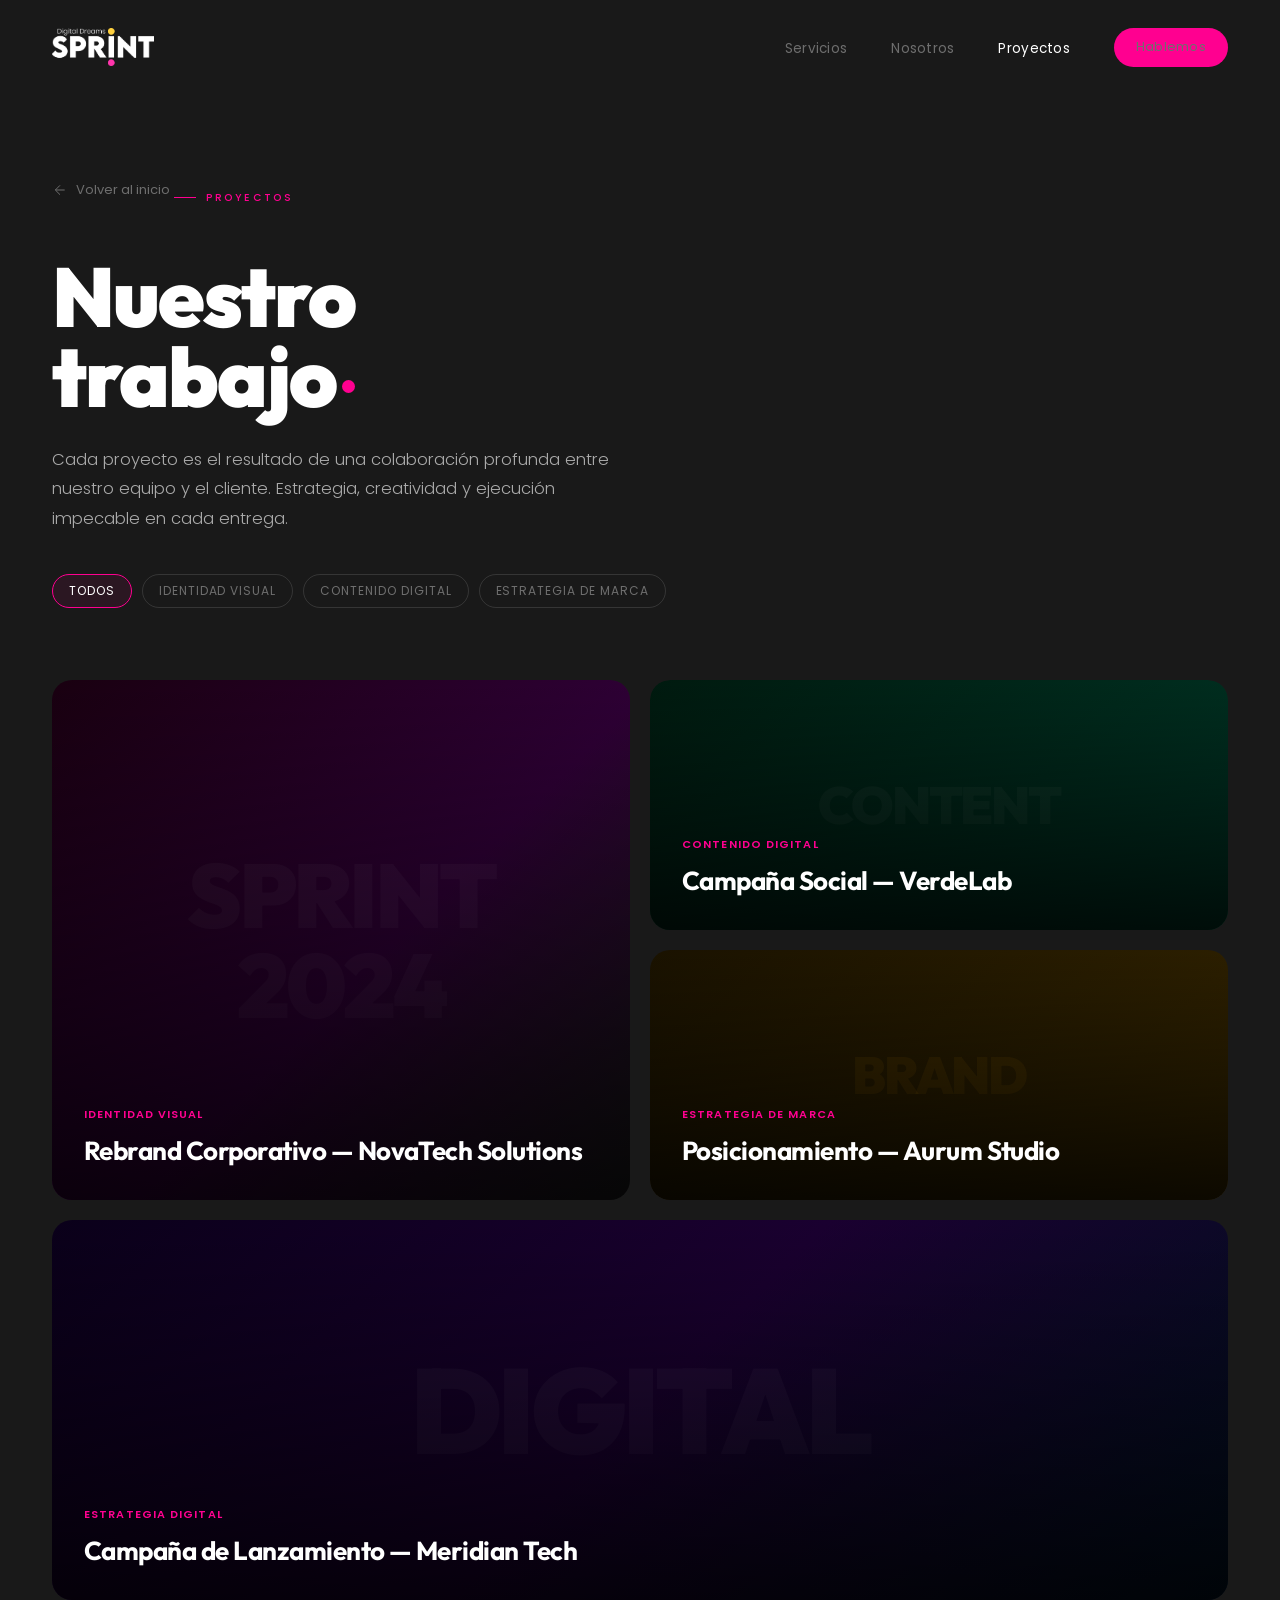
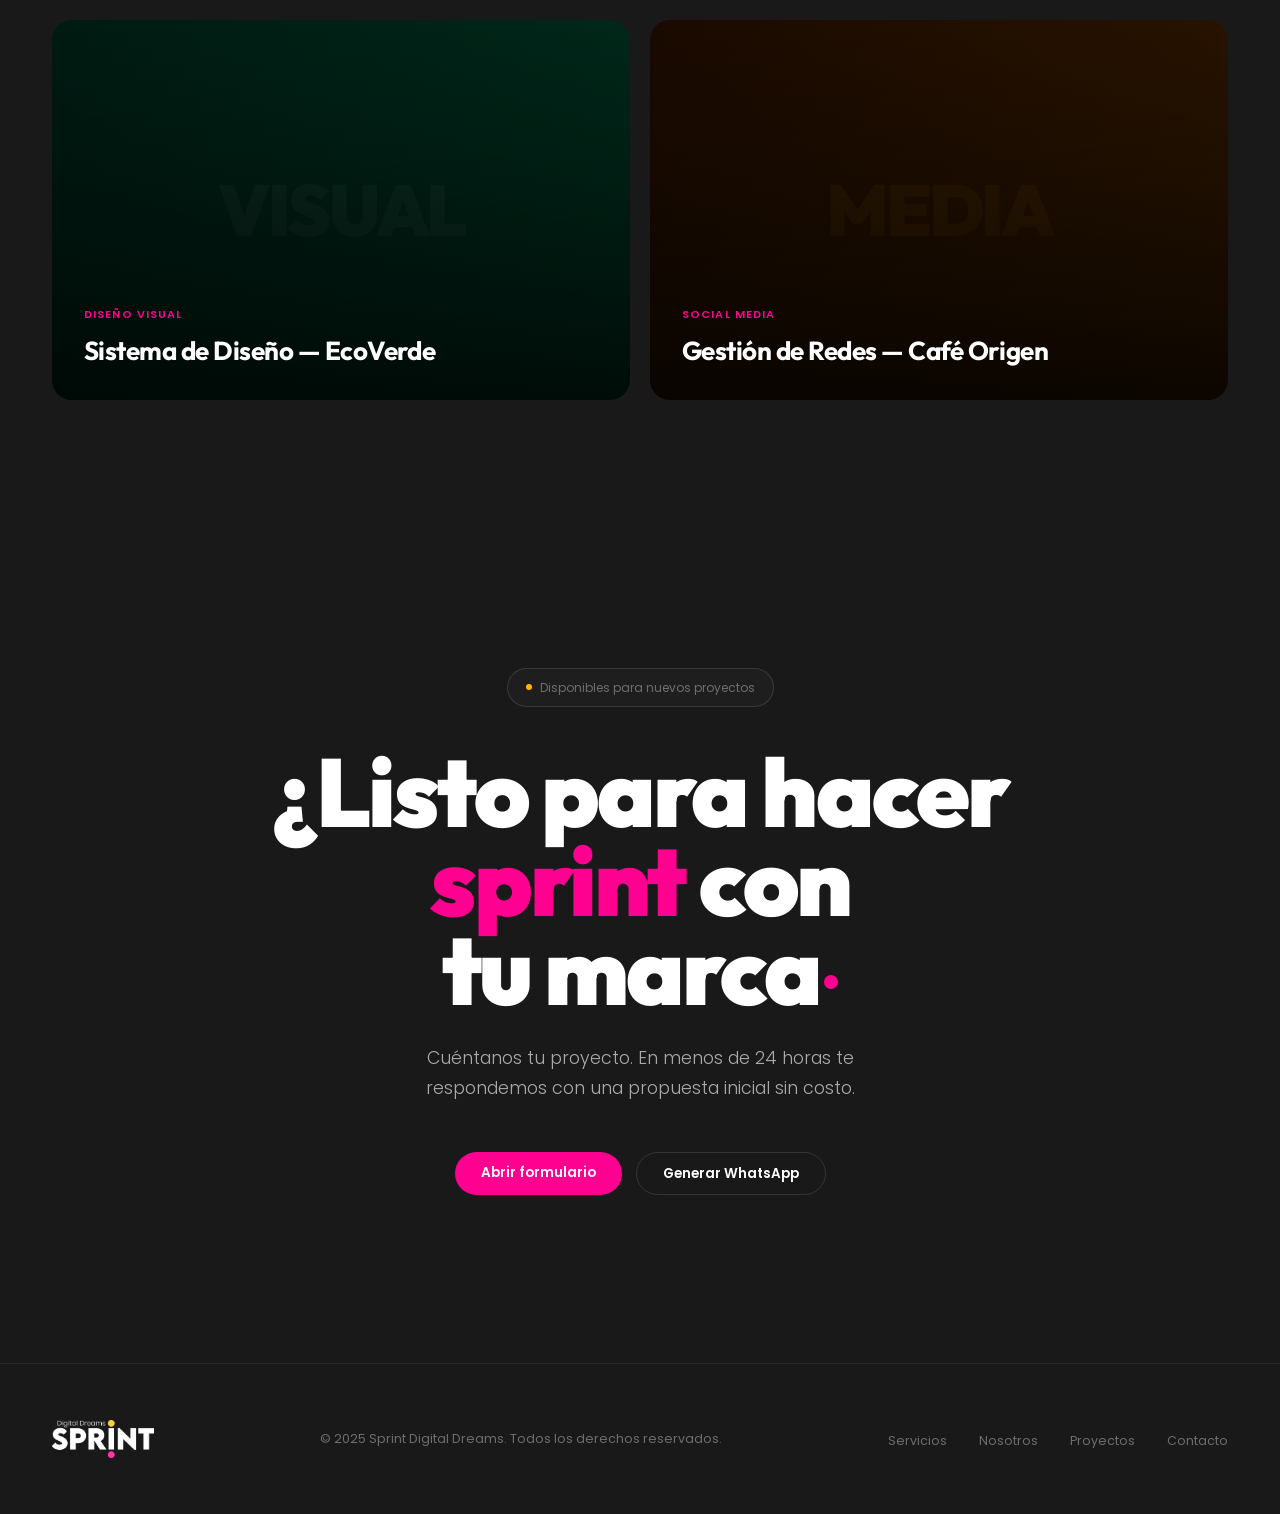
<file: proyectos.html>
<!DOCTYPE html>
<html lang="es">
<head>
  <meta charset="UTF-8">
  <meta name="viewport" content="width=device-width, initial-scale=1.0">
  <title>Proyectos — Sprint Digital Dreams</title>
  <meta name="description" content="Descubre los proyectos de Sprint Digital Dreams: identidad de marca, estrategia digital y creación de contenido para marcas que quieren crecer.">

  <link rel="preconnect" href="https://fonts.googleapis.com">
  <link rel="preconnect" href="https://fonts.gstatic.com" crossorigin>
  <link href="https://fonts.googleapis.com/css2?family=Outfit:wght@300;400;600;700;800;900&family=Poppins:ital,wght@0,300;0,400;0,500;0,600;1,300&display=swap" rel="stylesheet">
  <link rel="stylesheet" href="css/styles.css">
  <link rel="icon" type="image/png" href="assets/image/Recurso 1@4x.png">
  <style>
    .page-hero {
      padding: 180px 52px 100px;
      max-width: 1380px;
      margin: 0 auto;
    }
    .page-hero-back {
      display: inline-flex;
      align-items: center;
      gap: 8px;
      font-size: 13px;
      color: var(--muted);
      text-decoration: none;
      margin-bottom: 56px;
      transition: color .2s, gap .25s;
    }
    .page-hero-back:hover { color: var(--white); gap: 12px; }
    .page-hero-back svg  { width: 16px; height: 16px; }

    .port-full-grid {
      display: grid;
      grid-template-columns: 1fr 1fr;
      grid-template-rows: auto auto;
      gap: 20px;
      margin-top: 72px;
    }
    .pcard-full {
      position: relative;
      border-radius: 20px;
      overflow: hidden;
      cursor: pointer;
      transition: transform .4s cubic-bezier(.22,1,.36,1);
    }
    .pcard-full:hover { transform: scale(1.015); }
    .pcard-full.span-2 { grid-column: 1 / -1; }

    .pcard-full .pcard-bg {
      width: 100%;
      display: flex;
      align-items: center;
      justify-content: center;
    }
    .pcard-full .pcard-ghost {
      font-family: var(--font-h);
      font-weight: 900;
      letter-spacing: -.04em;
      color: rgba(255,255,255,.04);
      line-height: 1;
      padding: 60px 40px;
      text-align: center;
    }
    .pcard-full .pcard-overlay {
      position: absolute;
      bottom: 0;
      left: 0;
      right: 0;
      padding: 28px 32px;
      background: linear-gradient(to top, rgba(0,0,0,.75) 0%, transparent 100%);
    }
    .pcard-full .pcard-cat {
      font-size: 11px;
      letter-spacing: .1em;
      text-transform: uppercase;
      color: var(--magenta);
      margin-bottom: 6px;
      font-weight: 600;
    }
    .pcard-full .pcard-name {
      font-family: var(--font-h);
      font-size: clamp(18px, 2.2vw, 26px);
      font-weight: 700;
      letter-spacing: -.02em;
      color: var(--white);
    }

    .filter-row {
      display: flex;
      gap: 10px;
      flex-wrap: wrap;
      margin-top: 40px;
    }
    .filter-btn {
      font-size: 12px;
      letter-spacing: .08em;
      text-transform: uppercase;
      padding: 7px 16px;
      border-radius: 100px;
      border: 1px solid var(--border-md);
      color: var(--muted);
      background: transparent;
      cursor: pointer;
      transition: color .2s, border-color .2s, background .2s;
      font-family: var(--font-b);
    }
    .filter-btn:hover,
    .filter-btn.active {
      color: var(--white);
      border-color: var(--magenta);
      background: rgba(255,0,144,.08);
    }

    @media (max-width: 900px) {
      .page-hero { padding: 140px 24px 72px; }
      .port-full-grid { grid-template-columns: 1fr; }
      .pcard-full.span-2 { grid-column: auto; }
    }
    @media (max-width: 768px) {
      .page-hero { padding: 120px 24px 64px; }
    }
  </style>
</head>
<body>

  <!-- ─── NAVIGATION ──────────────────────────────────────────────── -->
  <nav class="nav glass" id="nav">
    <a href="index.html" class="brand">
      <img src="assets/image/Recurso 2@4x.png" alt="Sprint Digital Dreams" class="brand-logo">
    </a>

    <ul class="nav-links">
      <li><a href="servicios.html">Servicios</a></li>
      <li><a href="nosotros.html">Nosotros</a></li>
      <li><a href="proyectos.html" style="color:var(--white)">Proyectos</a></li>
      <li><a href="./contacto.html" class="btn-pill" style="padding:9px 22px; font-size:13px;">Hablemos</a></li>
    </ul>

    <button class="nav-burger" id="burger" aria-label="Menú">
      <span></span><span></span><span></span>
    </button>
  </nav>

  <!-- ─── PAGE HERO ───────────────────────────────────────────────── -->
  <div class="page-hero">
    <a href="index.html" class="page-hero-back">
      <svg viewBox="0 0 24 24" fill="none" stroke="currentColor" stroke-width="1.5">
        <path d="M19 12H5M12 5l-7 7 7 7"/>
      </svg>
      Volver al inicio
    </a>

    <span class="eyebrow r">Proyectos</span>
    <h1 class="sec-title r d1" style="font-size:clamp(48px,6.5vw,86px);">
      Nuestro<br>
      trabajo<span style="display:inline-block;width:13px;height:13px;border-radius:50%;background:var(--magenta);margin-left:7px;vertical-align:middle"></span>
    </h1>
    <p class="about-sub r d2" style="max-width:560px; margin-top:28px;">
      Cada proyecto es el resultado de una colaboración profunda entre nuestro equipo y el cliente. Estrategia, creatividad y ejecución impecable en cada entrega.
    </p>

    <div class="filter-row r d3">
      <button class="filter-btn active">Todos</button>
      <button class="filter-btn">Identidad Visual</button>
      <button class="filter-btn">Contenido Digital</button>
      <button class="filter-btn">Estrategia de Marca</button>
    </div>

    <div class="port-full-grid">

      <div class="pcard-full r d1">
        <div class="pcard-bg" style="background:linear-gradient(135deg,#190010 0%,#2e0035 55%,#191919 100%); min-height:520px;">
          <div class="pcard-ghost" style="font-size:90px;">SPRINT<br>2024</div>
        </div>
        <div class="pcard-overlay">
          <div class="pcard-cat">Identidad Visual</div>
          <div class="pcard-name">Rebrand Corporativo — NovaTech Solutions</div>
        </div>
      </div>

      <div class="pcard-full r d2" style="display:grid; grid-template-rows:1fr 1fr; gap:20px;">
        <div class="pcard-full" style="margin:0; border-radius:20px;">
          <div class="pcard-bg" style="background:linear-gradient(135deg,#001a0f 0%,#003525 100%); min-height:240px;">
            <div class="pcard-ghost" style="font-size:52px;">CONTENT</div>
          </div>
          <div class="pcard-overlay">
            <div class="pcard-cat">Contenido Digital</div>
            <div class="pcard-name">Campaña Social — VerdeLab</div>
          </div>
        </div>
        <div class="pcard-full" style="margin:0; border-radius:20px;">
          <div class="pcard-bg" style="background:linear-gradient(135deg,#1a1200 0%,#332400 100%); min-height:240px;">
            <div class="pcard-ghost" style="font-size:52px; color:rgba(255,184,0,.08);">BRAND</div>
          </div>
          <div class="pcard-overlay">
            <div class="pcard-cat">Estrategia de Marca</div>
            <div class="pcard-name">Posicionamiento — Aurum Studio</div>
          </div>
        </div>
      </div>

      <div class="pcard-full span-2 r d2">
        <div class="pcard-bg" style="background:linear-gradient(135deg,#0a001a 0%,#1a0030 50%,#001020 100%); min-height:380px;">
          <div class="pcard-ghost" style="font-size:120px;">DIGITAL</div>
        </div>
        <div class="pcard-overlay">
          <div class="pcard-cat">Estrategia Digital</div>
          <div class="pcard-name">Campaña de Lanzamiento — Meridian Tech</div>
        </div>
      </div>

      <div class="pcard-full r d3">
        <div class="pcard-bg" style="background:linear-gradient(135deg,#001a12 0%,#00301e 100%); min-height:380px;">
          <div class="pcard-ghost" style="font-size:72px;">VISUAL</div>
        </div>
        <div class="pcard-overlay">
          <div class="pcard-cat">Diseño Visual</div>
          <div class="pcard-name">Sistema de Diseño — EcoVerde</div>
        </div>
      </div>

      <div class="pcard-full r d3">
        <div class="pcard-bg" style="background:linear-gradient(135deg,#1a0a00 0%,#301800 100%); min-height:380px;">
          <div class="pcard-ghost" style="font-size:72px; color:rgba(255,184,0,.06);">MEDIA</div>
        </div>
        <div class="pcard-overlay">
          <div class="pcard-cat">Social Media</div>
          <div class="pcard-name">Gestión de Redes — Café Origen</div>
        </div>
      </div>

    </div>
  </div>

  <!-- ─── CTA ─────────────────────────────────────────────────────── -->
  <section class="cta-sec" id="contacto">
    <div class="cta-inner">
      <div class="status-pill r">
        <span class="status-dot"></span>
        Disponibles para nuevos proyectos
      </div>
      <h2 class="cta-h r d1">
        ¿Listo para hacer<br>
        <span class="m">sprint</span> con<br>
        tu marca<span style="display:inline-block;width:14px;height:14px;border-radius:50%;background:var(--magenta);margin-left:4px;vertical-align:middle"></span>
      </h2>
      <p class="cta-sub r d2">
        Cuéntanos tu proyecto. En menos de 24 horas te respondemos con una propuesta inicial sin costo.
      </p>
      <div class="cta-btns r d3">
        <a href="contacto.html" class="btn-pill">Abrir formulario</a>
        <a href="contacto.html" class="btn-pill outline">Generar WhatsApp</a>
      </div>
    </div>
  </section>

  <!-- ─── FOOTER ──────────────────────────────────────────────────── -->
  <footer class="footer">
    <a href="index.html" class="brand">
      <img src="assets/image/Recurso 2@4x.png" alt="Sprint Digital Dreams" class="brand-logo">
    </a>
    <p class="footer-copy">© 2025 Sprint Digital Dreams. Todos los derechos reservados.</p>
    <ul class="footer-nav">
      <li><a href="servicios.html">Servicios</a></li>
      <li><a href="nosotros.html">Nosotros</a></li>
      <li><a href="proyectos.html">Proyectos</a></li>
      <li><a href="contacto.html">Contacto</a></li>
    </ul>
  </footer>

  <script>
    const obs = new IntersectionObserver(entries => {
      entries.forEach(e => { if (e.isIntersecting) { e.target.classList.add('on'); obs.unobserve(e.target); } });
    }, { threshold: 0.12 });
    document.querySelectorAll('.r').forEach(el => obs.observe(el));

    const nav = document.getElementById('nav');
    window.addEventListener('scroll', () => {
      nav.classList.toggle('glass', window.scrollY > 10);
    }, { passive: true });

    document.getElementById('burger').addEventListener('click', () => {
      const links = document.querySelector('.nav-links');
      const open  = links.style.display === 'flex';
      Object.assign(links.style, open ? { display: '' } : {
        display: 'flex', flexDirection: 'column',
        position: 'fixed', top: '72px', left: '0', right: '0',
        padding: '24px 32px 32px', gap: '24px',
        background: 'rgba(25,25,25,.97)',
        borderBottom: '1px solid rgba(255,255,255,.07)',
        zIndex: '199'
      });
    });

    document.querySelectorAll('.filter-btn').forEach(btn => {
      btn.addEventListener('click', () => {
        document.querySelectorAll('.filter-btn').forEach(b => b.classList.remove('active'));
        btn.classList.add('active');
      });
    });
  </script>
</body>
</html>
</file>
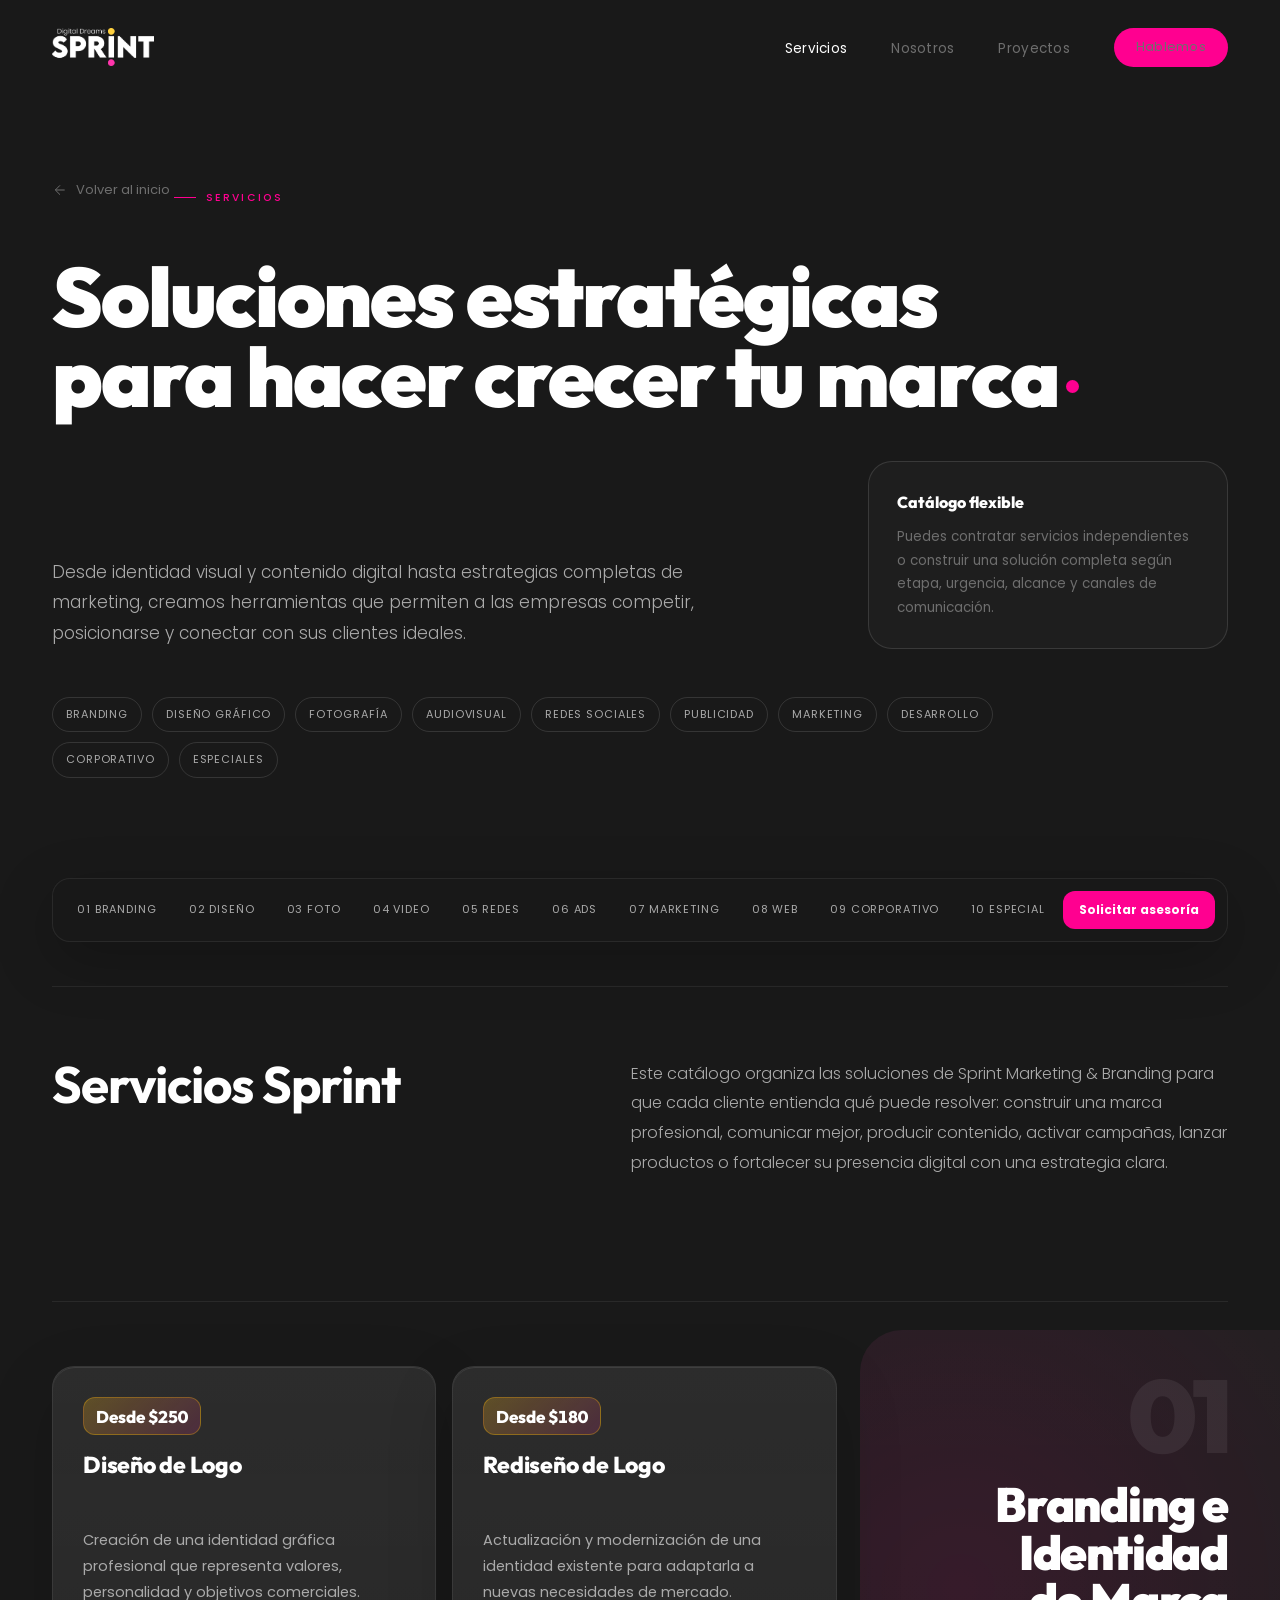
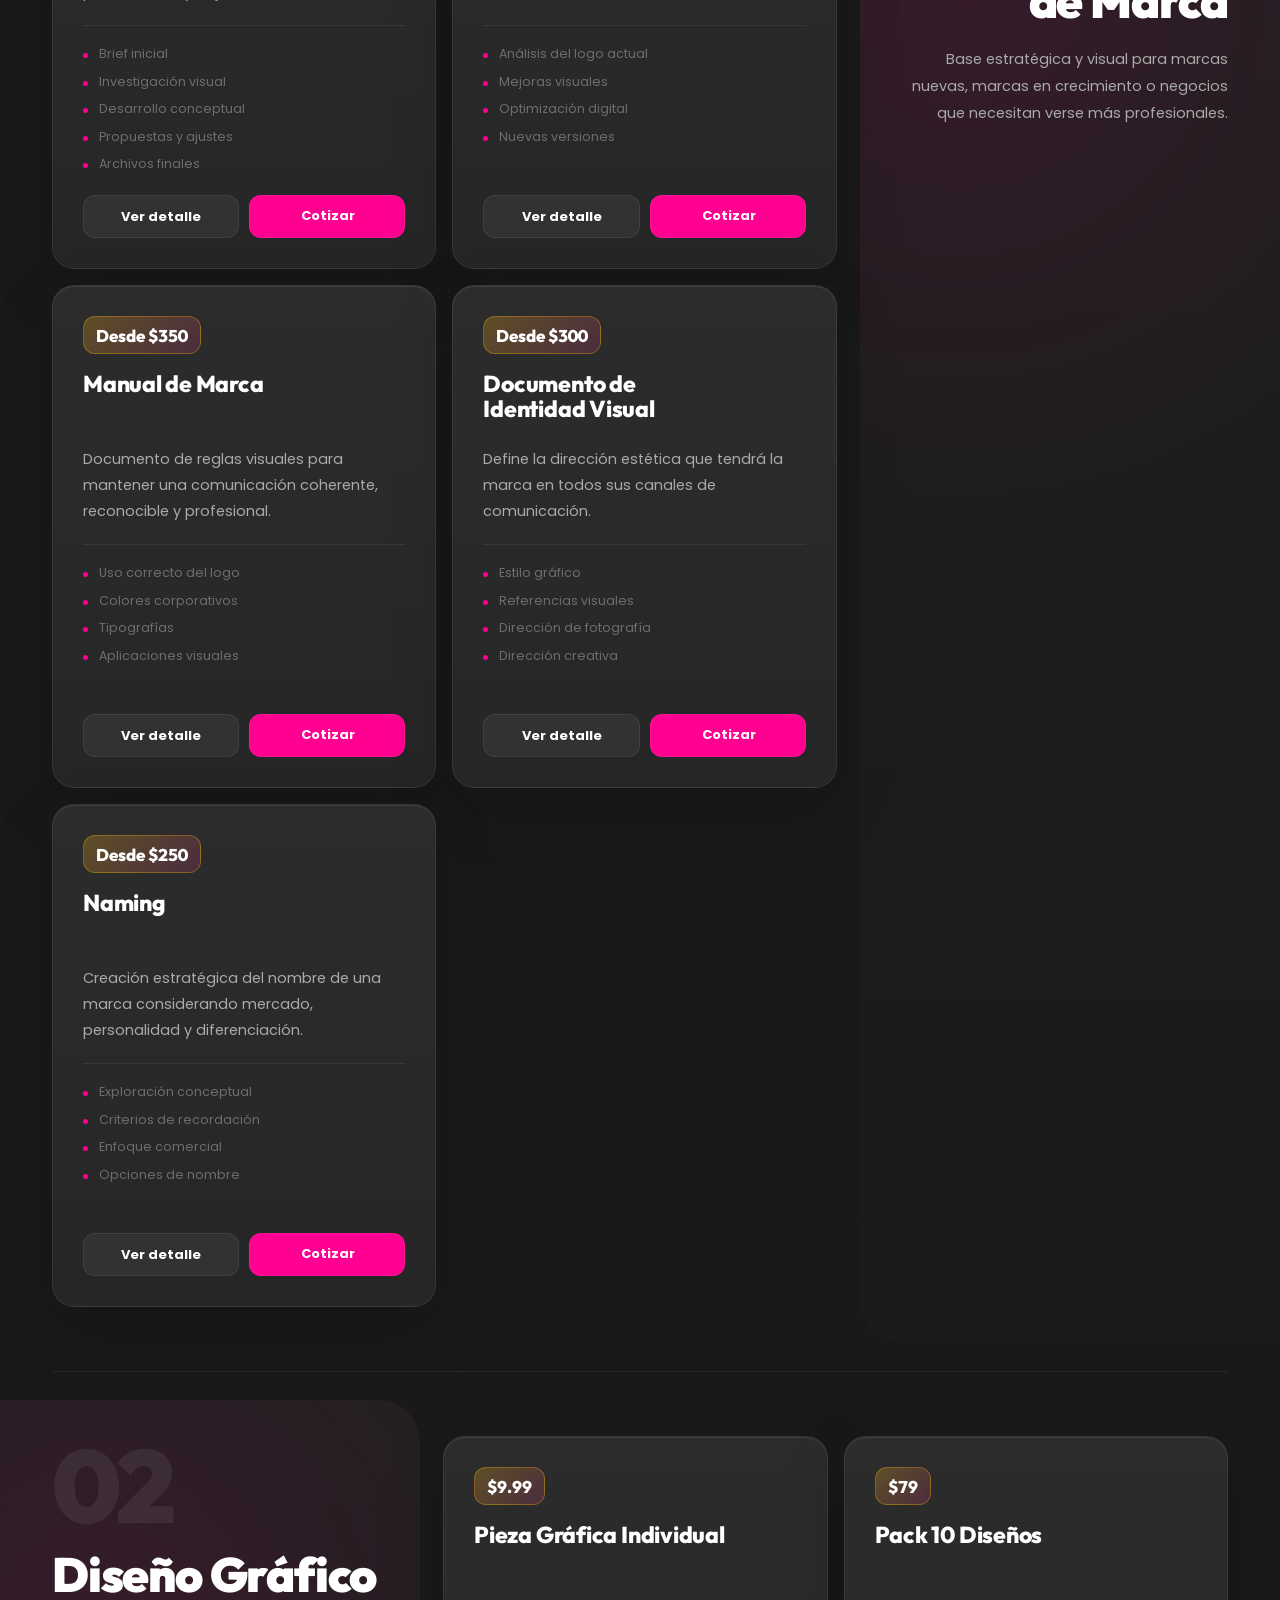
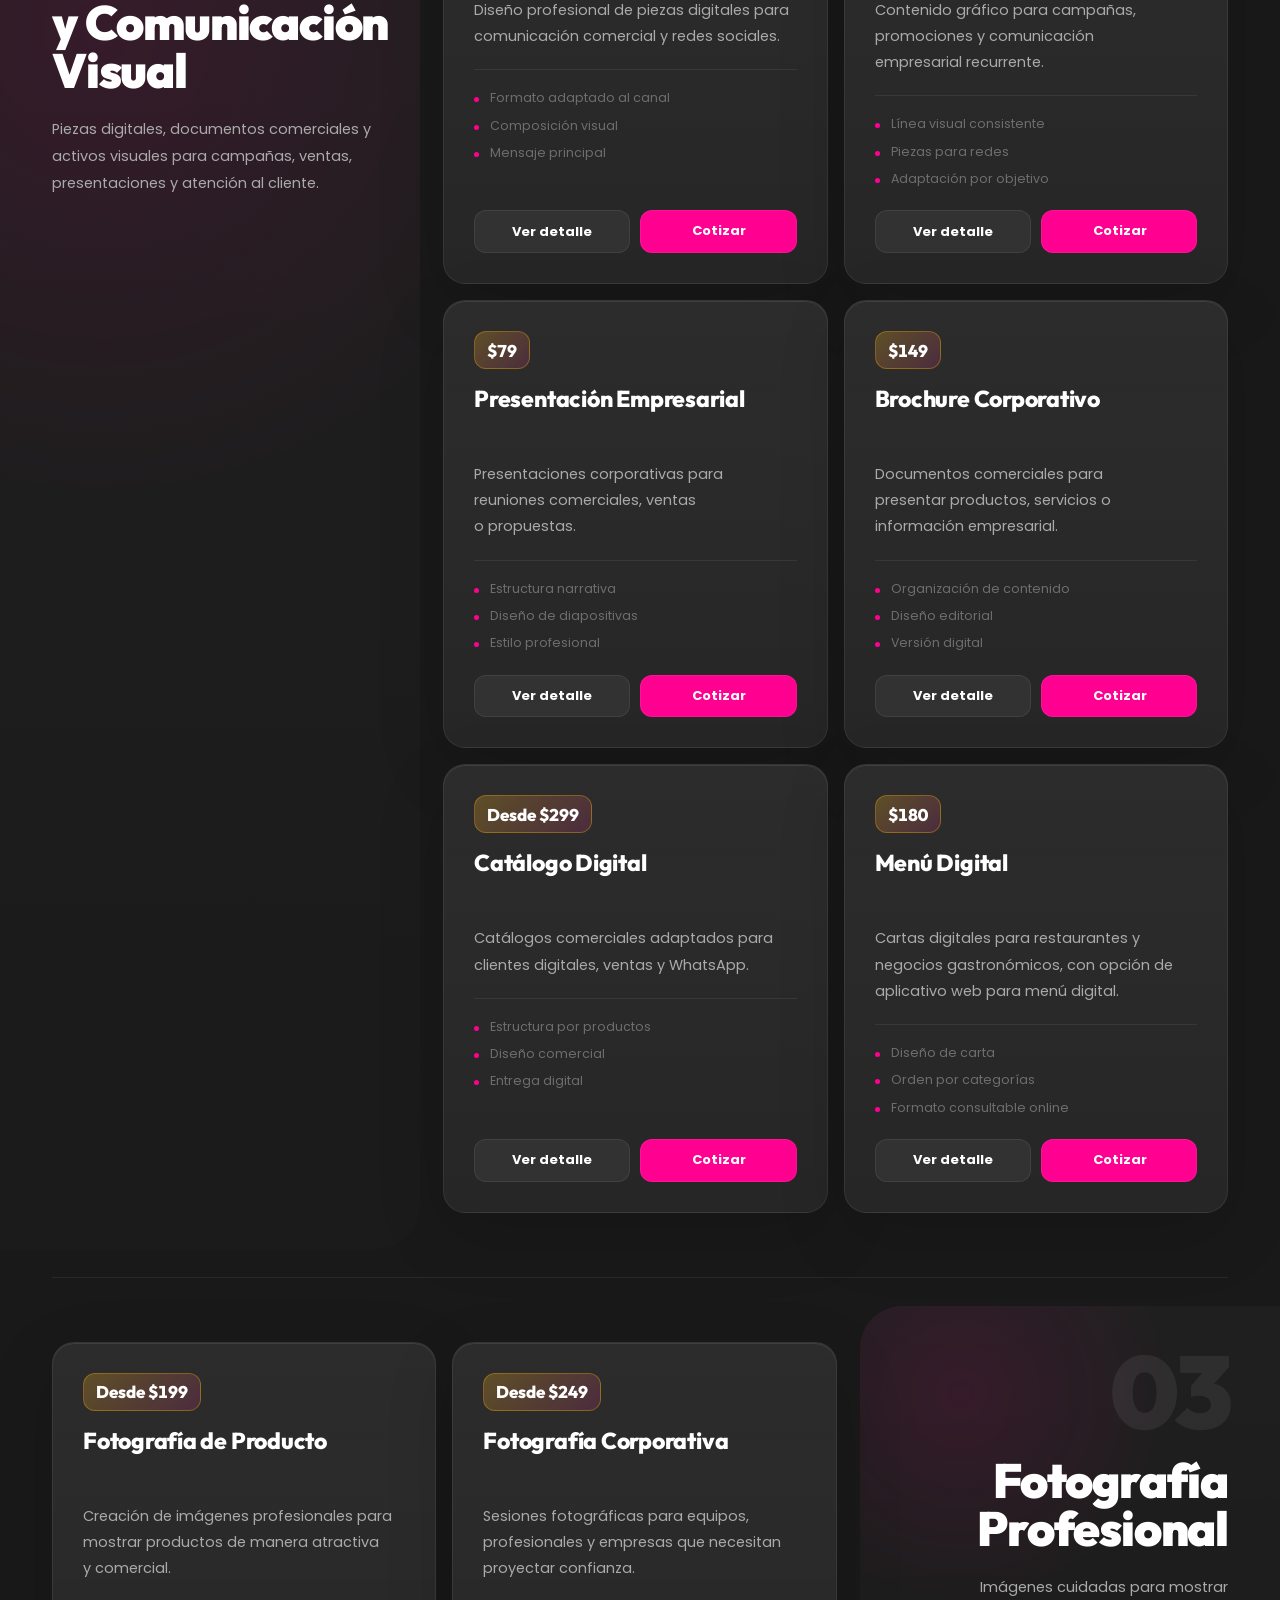
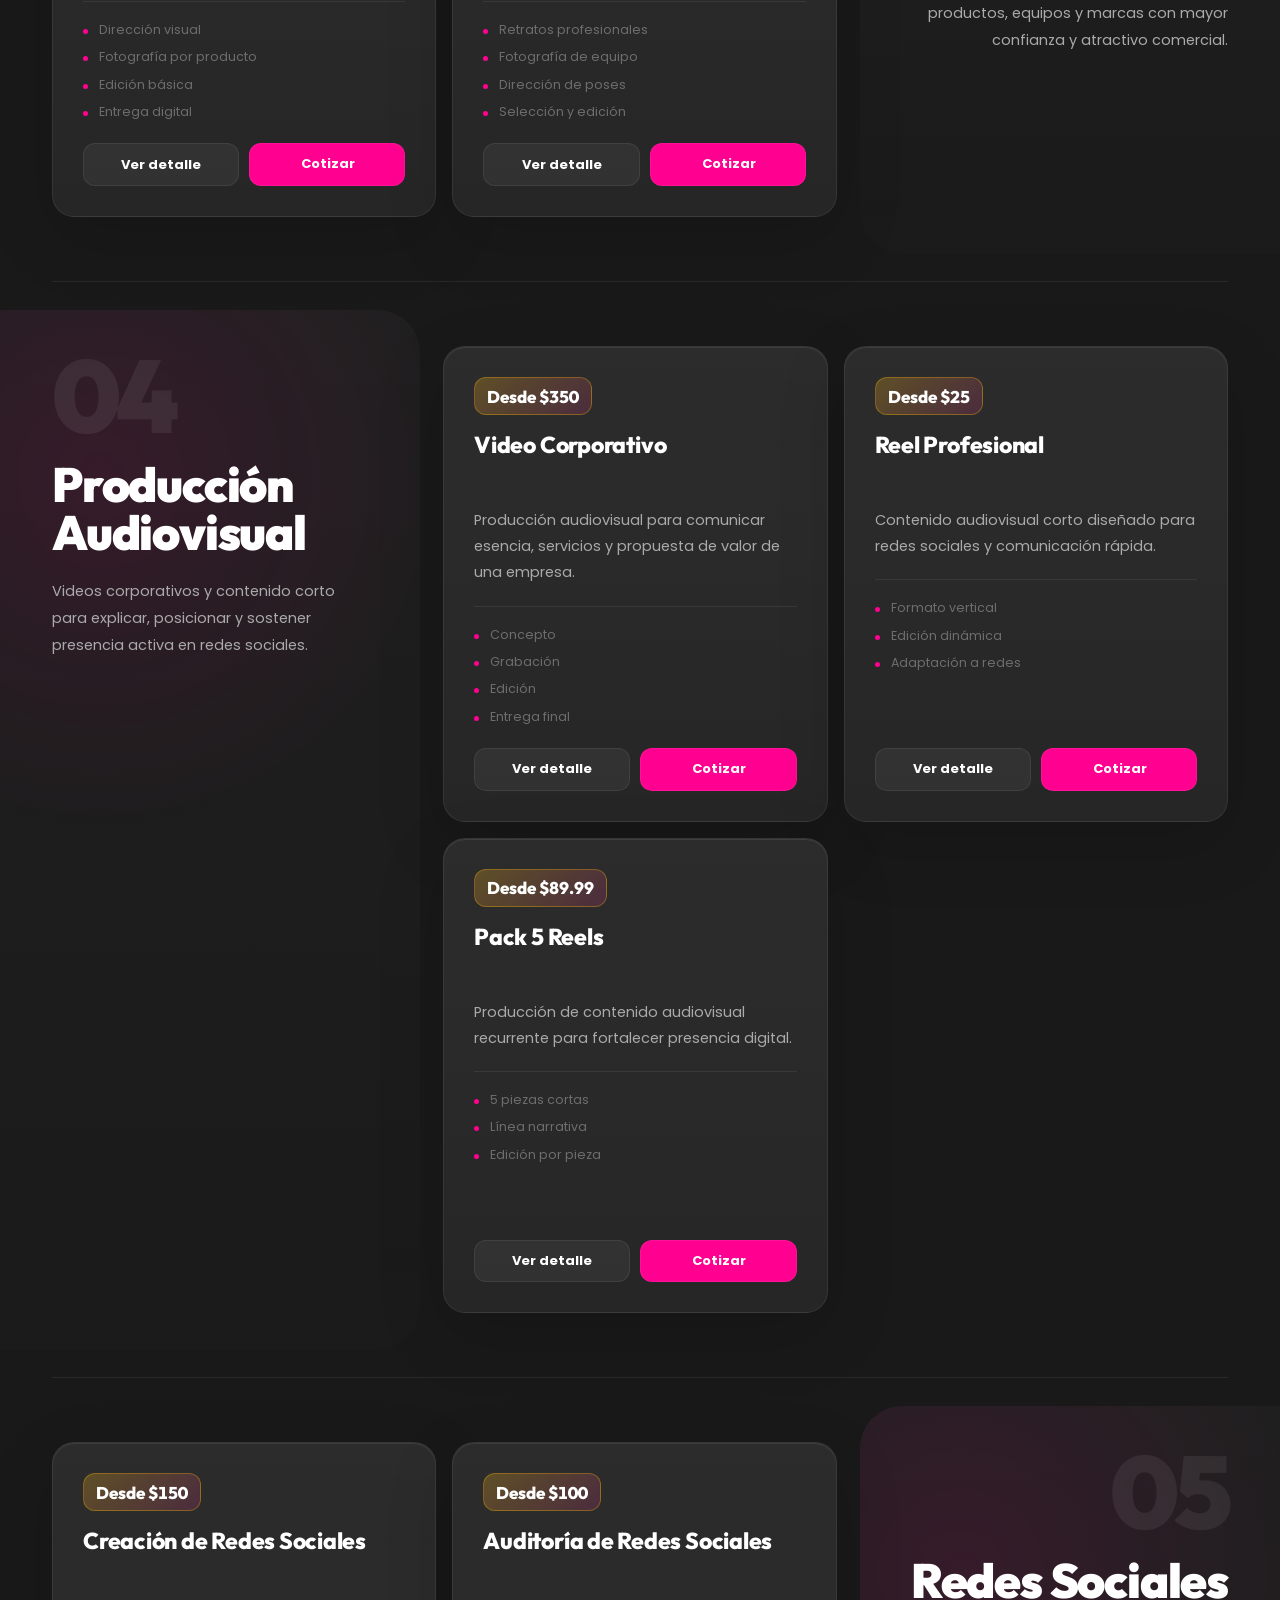
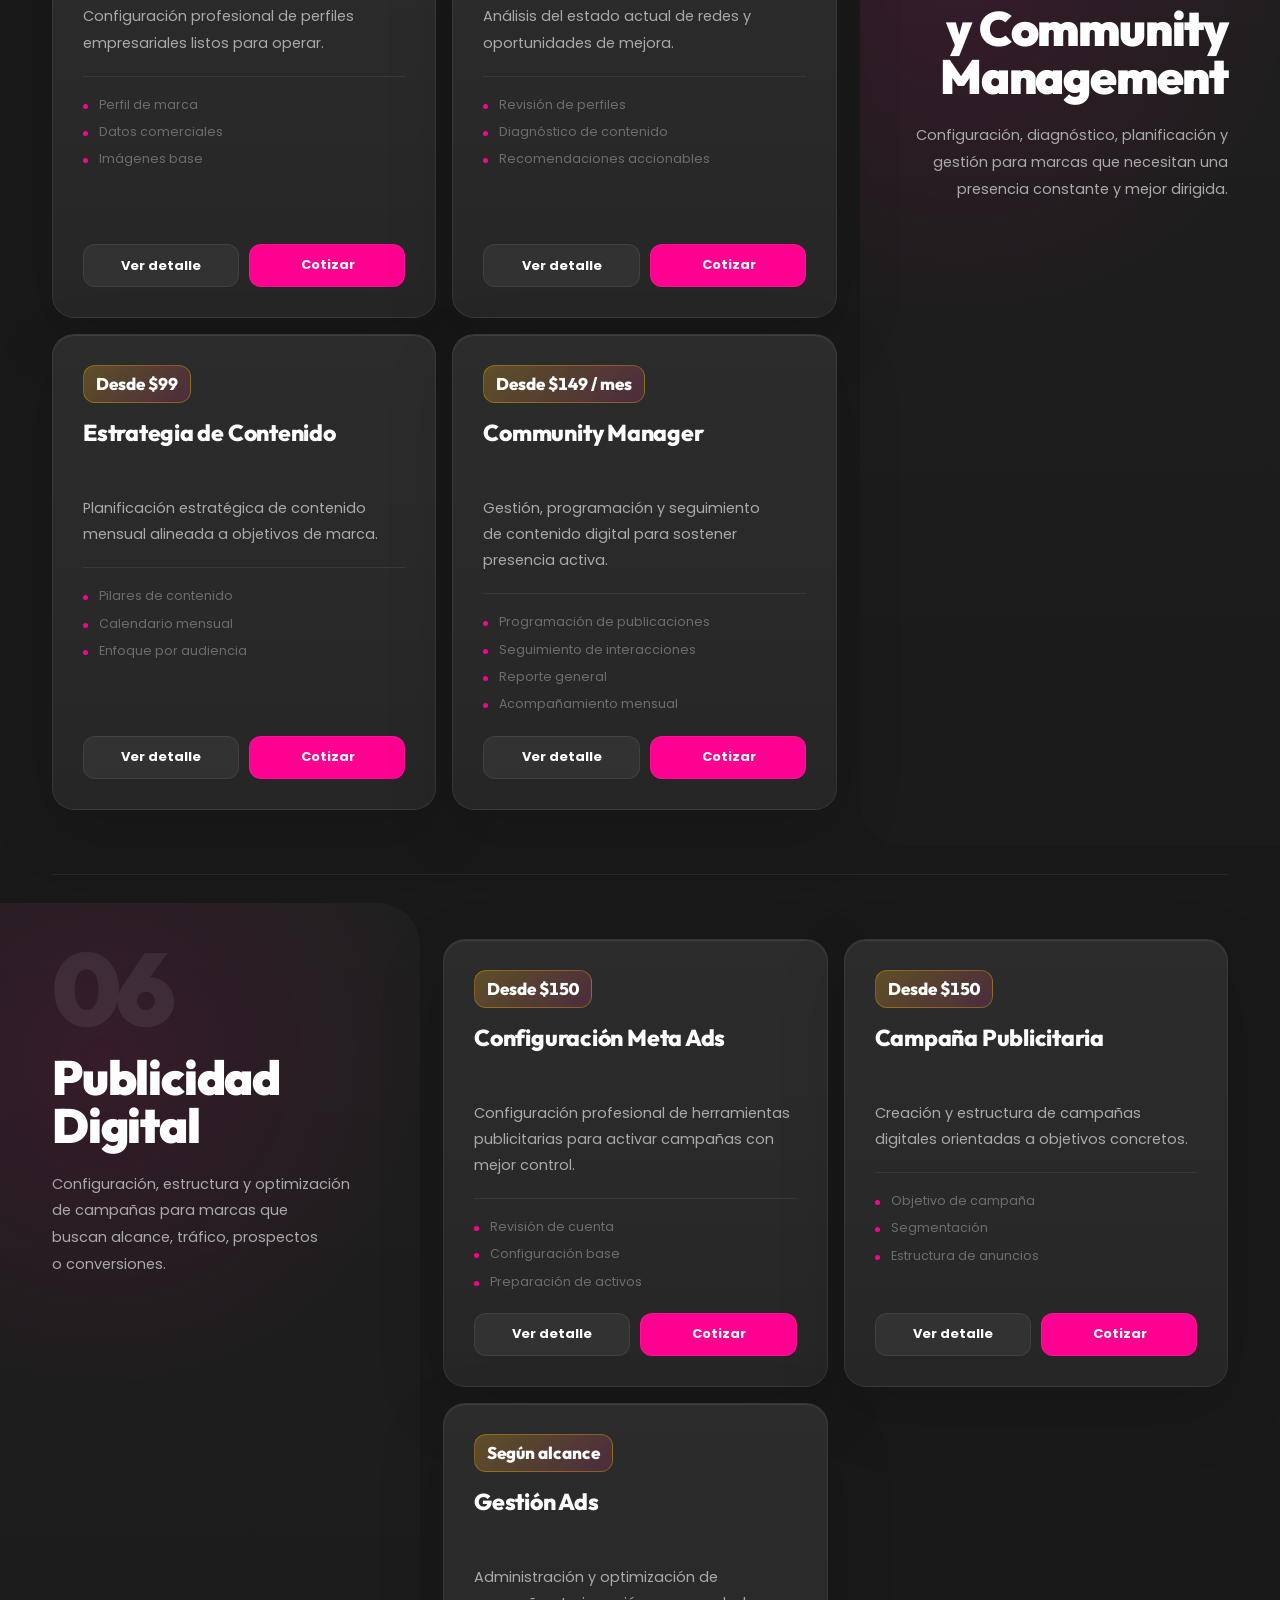
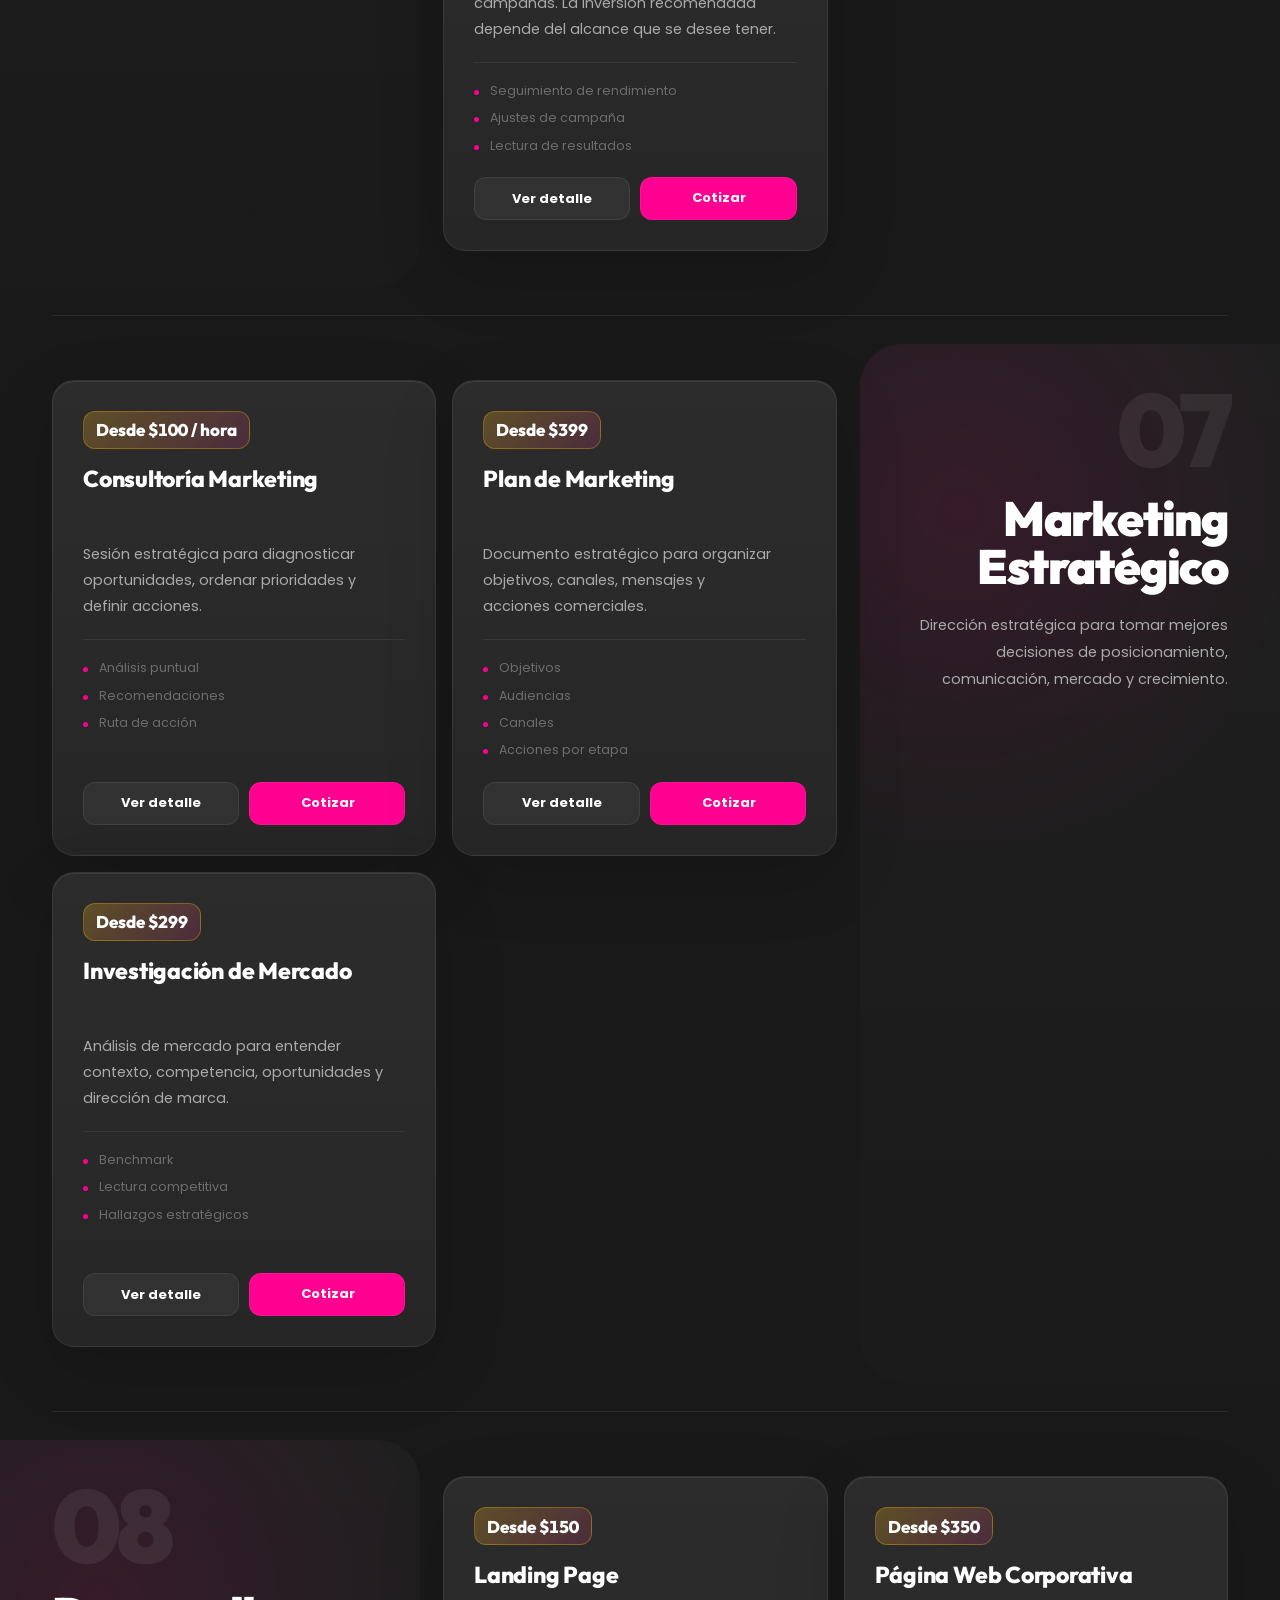
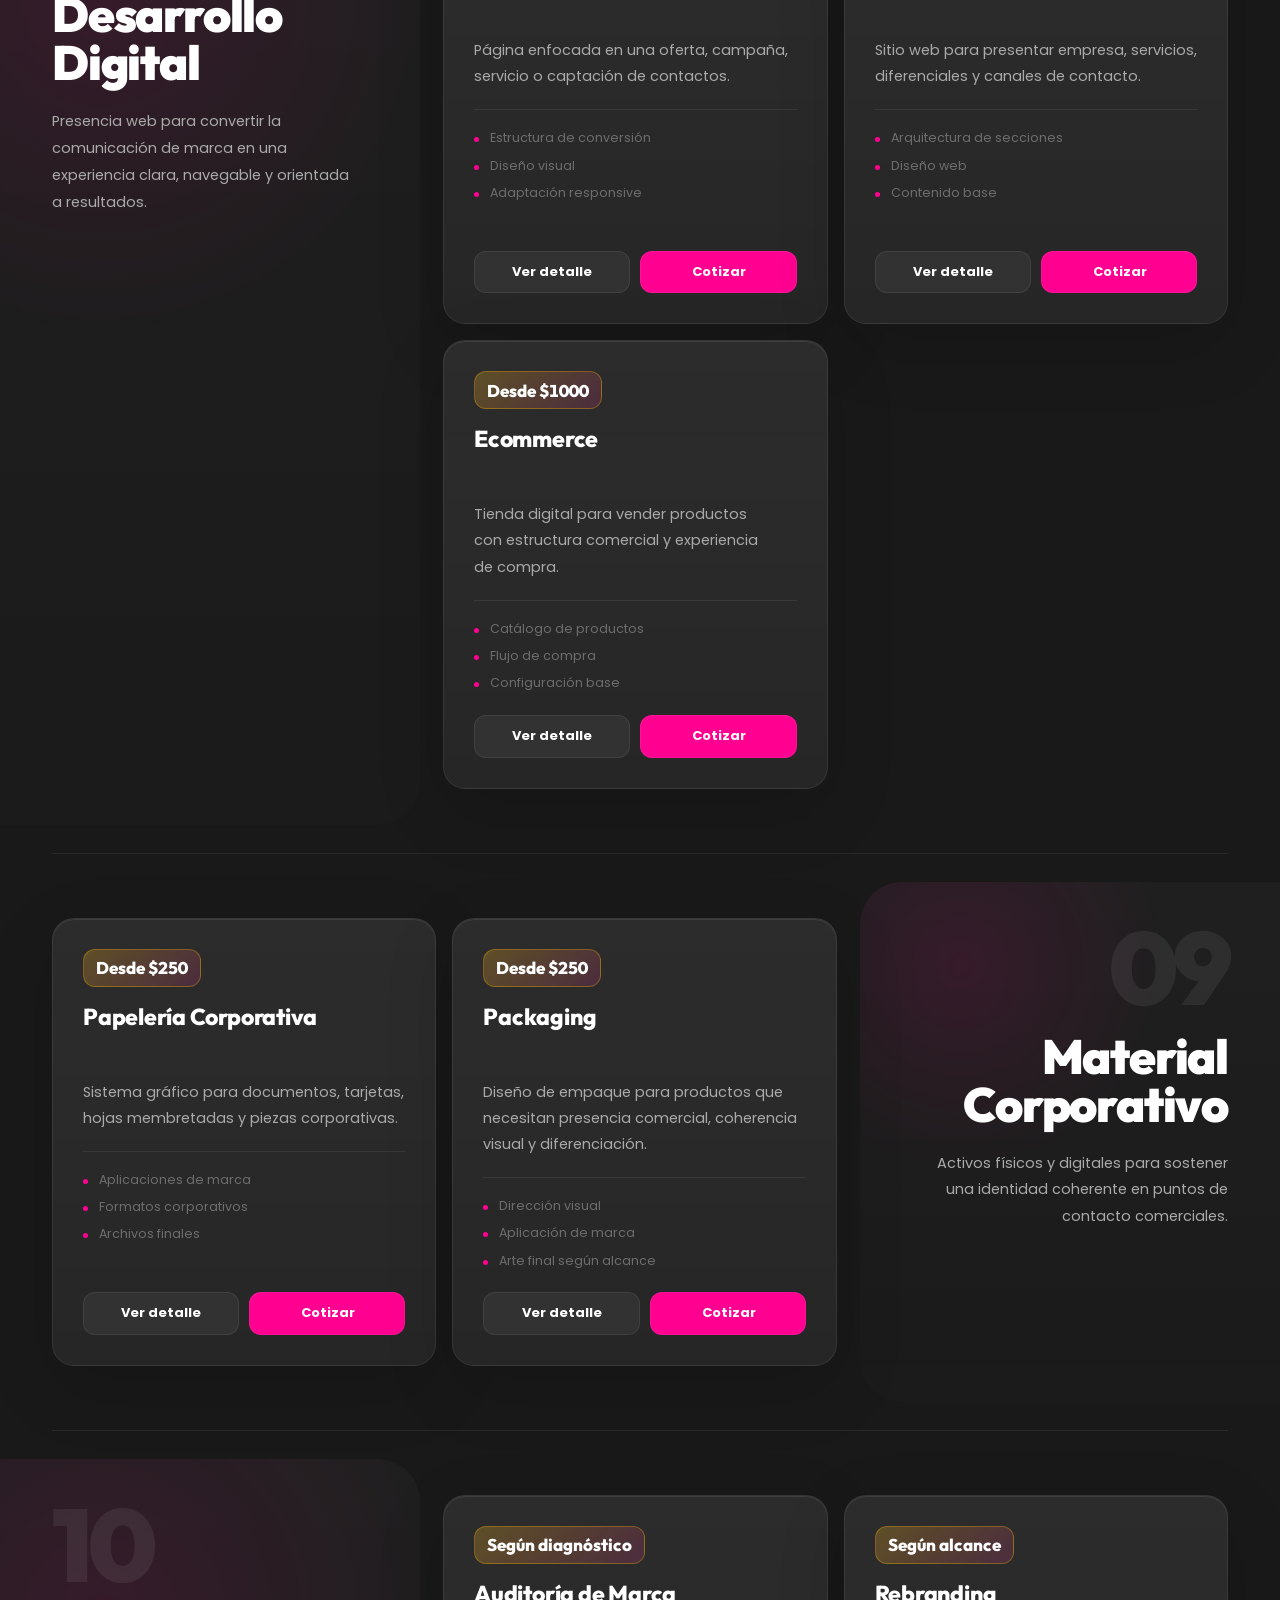
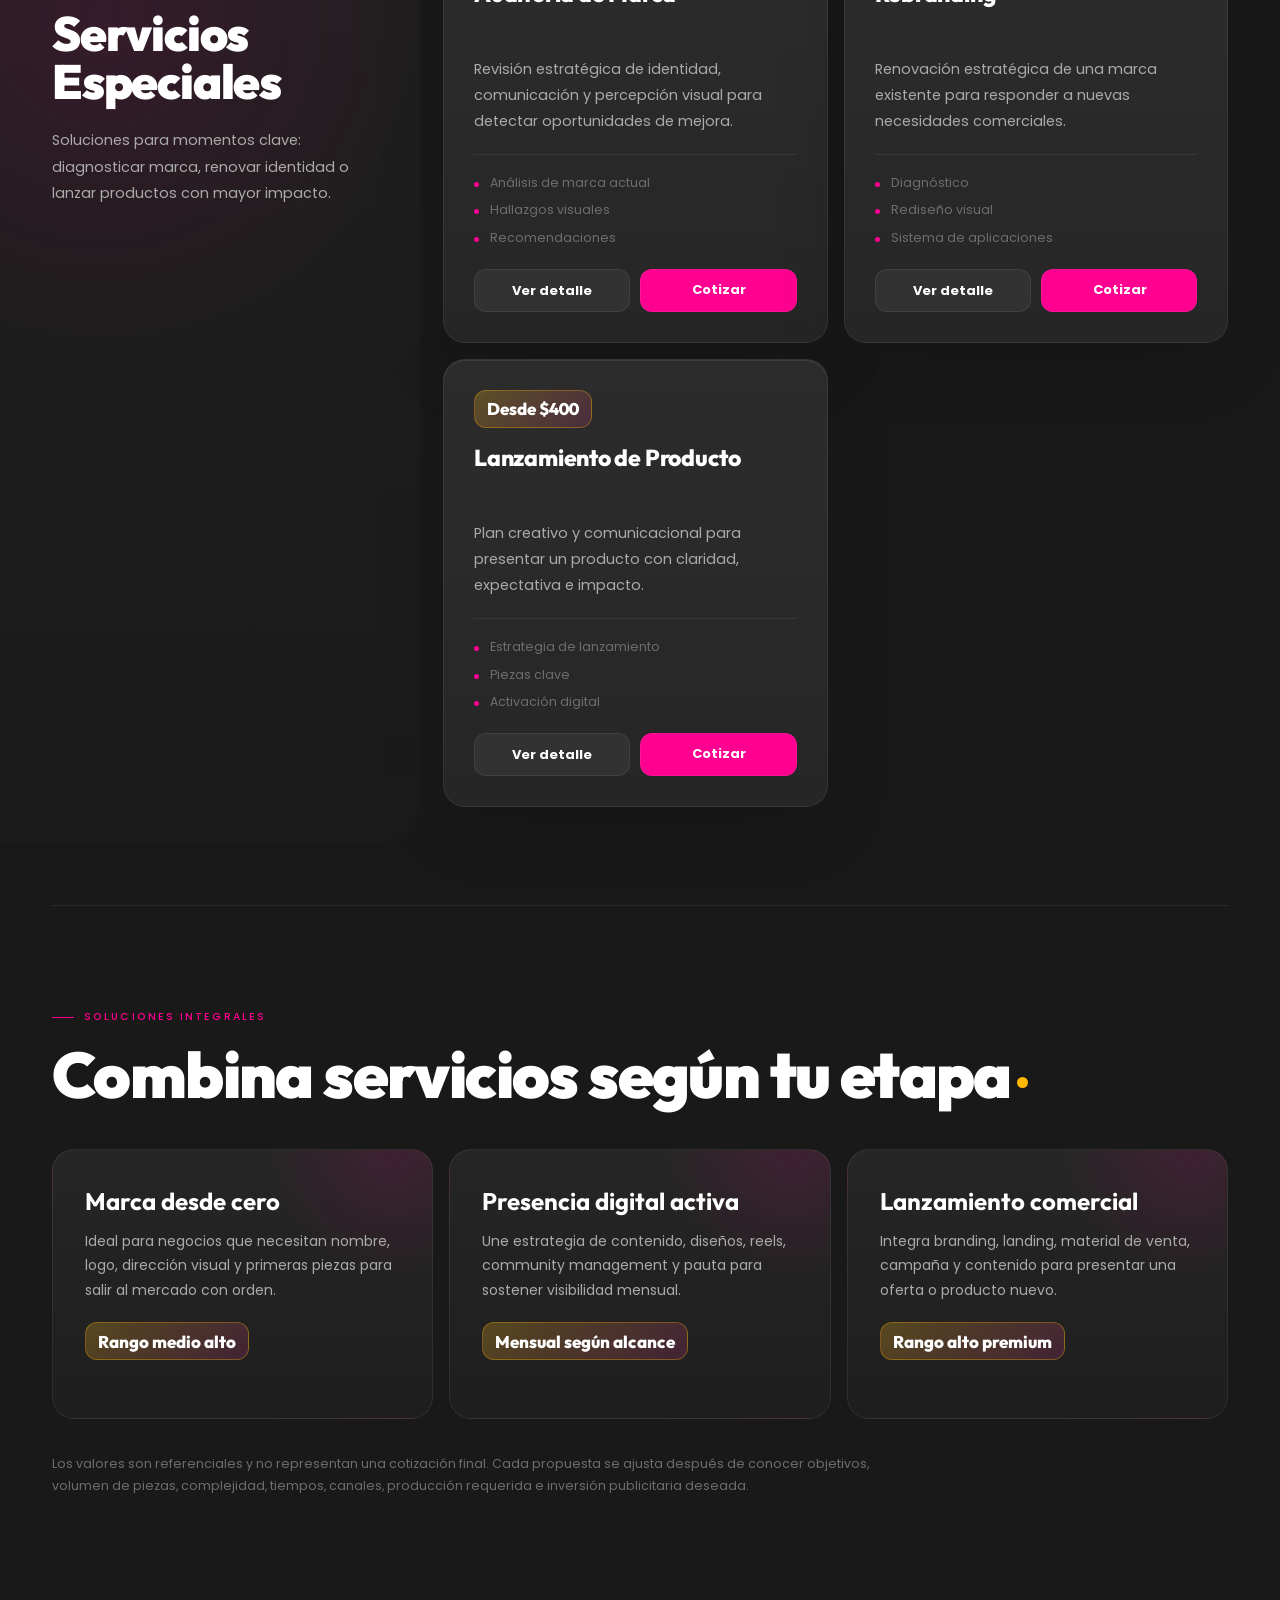
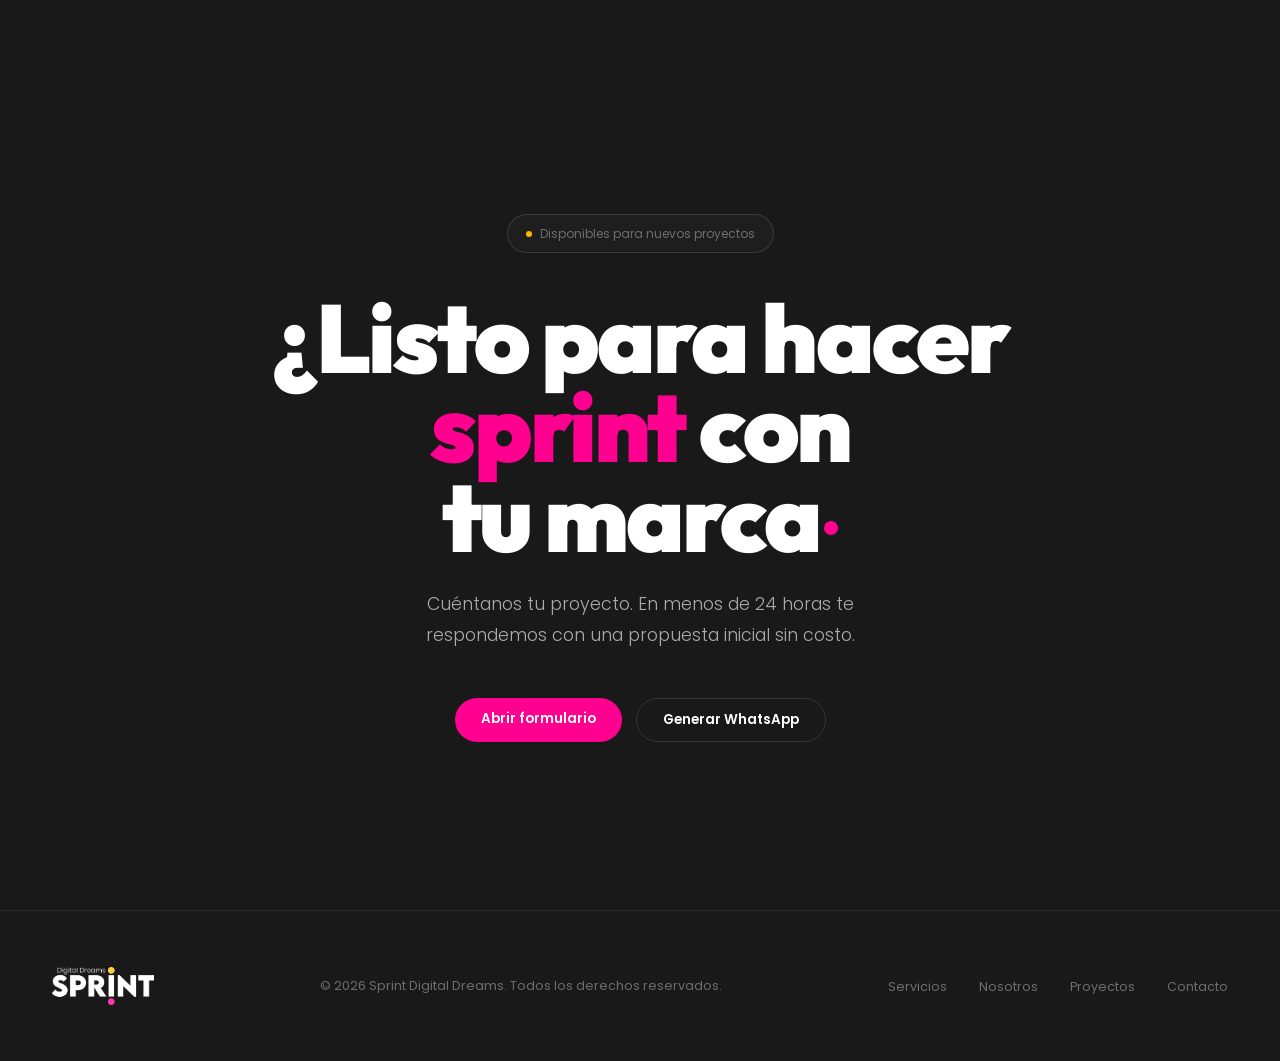
<file: servicios.html>
<!DOCTYPE html>
<html lang="es">
<head>
  <meta charset="UTF-8">
  <meta name="viewport" content="width=device-width, initial-scale=1.0">
  <title>Servicios — Sprint Digital Dreams</title>
  <meta name="description" content="Catálogo de servicios Sprint: branding, diseño, fotografía, video, redes sociales, publicidad, marketing, desarrollo digital y material corporativo.">

  <link rel="preconnect" href="https://fonts.googleapis.com">
  <link rel="preconnect" href="https://fonts.gstatic.com" crossorigin>
  <link href="https://fonts.googleapis.com/css2?family=Outfit:wght@300;400;600;700;800;900&family=Poppins:ital,wght@0,300;0,400;0,500;0,600;1,300&display=swap" rel="stylesheet">
  <link rel="stylesheet" href="css/styles.css">
  <link rel="icon" type="image/png" href="assets/image/Recurso 1@4x.png">
  <style>
    .page-hero {
      padding: 180px 52px 100px;
      max-width: 1380px;
      margin: 0 auto;
    }
    .page-hero-back {
      display: inline-flex;
      align-items: center;
      gap: 8px;
      font-size: 13px;
      color: var(--muted);
      text-decoration: none;
      margin-bottom: 56px;
      transition: color .2s, gap .25s;
    }
    .page-hero-back:hover { color: var(--white); gap: 12px; }
    .page-hero-back svg  { width: 16px; height: 16px; }

    .service-lead {
      display: grid;
      grid-template-columns: minmax(0, 1fr) 360px;
      gap: 56px;
      align-items: end;
      margin-top: 44px;
    }
    .service-lead-copy {
      max-width: 660px;
      font-size: 17px;
      color: var(--secondary);
      line-height: 1.8;
      font-weight: 300;
    }
    .service-note {
      border: 1px solid var(--border-md);
      background: rgba(255,255,255,.025);
      border-radius: 24px;
      padding: 28px;
    }
    .service-note-title {
      font-family: var(--font-h);
      font-size: 16px;
      font-weight: 800;
      margin-bottom: 10px;
    }
    .service-note-text {
      font-size: 13.5px;
      color: var(--muted);
      line-height: 1.75;
    }
    .category-jump {
      display: flex;
      flex-wrap: wrap;
      gap: 10px;
      margin-top: 48px;
      max-width: 1040px;
    }
    .jump-link {
      color: var(--secondary);
      text-decoration: none;
      font-size: 11px;
      letter-spacing: .08em;
      text-transform: uppercase;
      border: 1px solid var(--border-md);
      border-radius: 100px;
      padding: 8px 13px;
      transition: color .2s, border-color .2s, background .2s;
    }
    .jump-link:hover {
      color: var(--white);
      border-color: rgba(255,0,144,.55);
      background: var(--magenta-dim);
    }
    .catalog-section {
      padding: 0 52px 150px;
    }
    .catalog-inner {
      max-width: 1380px;
      margin: 0 auto;
    }
    .catalog-toolbar {
      position: sticky;
      top: 74px;
      z-index: 50;
      display: grid;
      grid-template-columns: minmax(0, 1fr) auto;
      gap: 18px;
      align-items: center;
      margin: 0 0 44px;
      padding: 12px;
      border: 1px solid var(--border);
      border-radius: 18px;
      background: rgba(25,25,25,.82);
      backdrop-filter: blur(22px);
      -webkit-backdrop-filter: blur(22px);
      box-shadow: 0 18px 60px rgba(0,0,0,.22);
    }
    .catalog-toolbar-links {
      display: flex;
      gap: 8px;
      overflow-x: auto;
      scrollbar-width: none;
      padding-bottom: 1px;
    }
    .catalog-toolbar-links::-webkit-scrollbar { display: none; }
    .catalog-toolbar a {
      white-space: nowrap;
      text-decoration: none;
    }
    .catalog-chip {
      display: inline-flex;
      align-items: center;
      min-height: 34px;
      padding: 7px 12px;
      border-radius: 10px;
      color: var(--secondary);
      font-size: 11px;
      letter-spacing: .08em;
      text-transform: uppercase;
      transition: color .22s, background .22s;
    }
    .catalog-chip:hover {
      color: var(--white);
      background: rgba(255,255,255,.06);
    }
    .catalog-toolbar-cta {
      display: inline-flex;
      align-items: center;
      justify-content: center;
      min-height: 38px;
      padding: 8px 16px;
      border-radius: 12px;
      background: var(--magenta);
      color: var(--white);
      font-size: 12px;
      font-weight: 700;
      transition: transform .22s var(--ease-out), background .22s, box-shadow .22s;
    }
    .catalog-toolbar-cta:hover {
      transform: translateY(-1px);
      background: #d8007a;
      box-shadow: 0 14px 34px rgba(255,0,144,.24);
    }
    .catalog-intro {
      display: grid;
      grid-template-columns: minmax(260px, .85fr) minmax(0, 1fr);
      gap: 72px;
      padding: 72px 0 86px;
      border-top: 1px solid var(--border);
      margin-bottom: 38px;
    }
    .catalog-intro h2 {
      font-family: var(--font-h);
      font-size: clamp(32px, 4vw, 56px);
      line-height: 1;
      letter-spacing: -.02em;
    }
    .catalog-intro p {
      color: var(--secondary);
      line-height: 1.85;
      font-weight: 300;
      max-width: 680px;
      text-wrap: pretty;
    }
    .category-block {
      scroll-margin-top: 110px;
      position: relative;
      display: grid;
      grid-template-columns: minmax(260px, 340px) minmax(0, 1fr);
      gap: clamp(28px, 4vw, 74px);
      padding: clamp(42px, 5vw, 72px) 0;
      border-top: 1px solid var(--border);
    }
    .category-block:last-of-type { border-bottom: 1px solid var(--border); }
    .category-block:nth-of-type(odd) {
      grid-template-columns: minmax(0, 1fr) minmax(260px, 340px);
    }
    .category-block:nth-of-type(odd)::before {
      inset: 28px -52px 28px auto;
      border-radius: 42px 0 0 42px;
    }
    .category-block:nth-of-type(odd) .category-head {
      grid-column: 2;
      text-align: right;
      align-items: flex-end;
    }
    .category-block:nth-of-type(odd) .service-grid {
      grid-column: 1;
      grid-row: 1;
    }
    .category-block::before {
      content: '';
      position: absolute;
      inset: 28px auto 28px -52px;
      width: min(36vw, 420px);
      border-radius: 0 42px 42px 0;
      background:
        radial-gradient(circle at 24% 16%, rgba(255,0,144,.14), transparent 38%),
        linear-gradient(180deg, rgba(255,255,255,.04), rgba(255,255,255,.012));
      opacity: .75;
      pointer-events: none;
    }
    .category-head {
      position: relative;
      z-index: 1;
      align-self: start;
      display: flex;
      flex-direction: column;
      gap: 22px;
      padding-top: 8px;
    }
    .category-num {
      font-family: var(--font-h);
      font-size: clamp(62px, 8vw, 118px);
      line-height: .82;
      font-weight: 900;
      color: rgba(255,255,255,.07);
      letter-spacing: -.05em;
    }
    .category-title {
      font-family: var(--font-h);
      font-size: clamp(28px, 3.8vw, 48px);
      line-height: 1;
      font-weight: 900;
      letter-spacing: -.025em;
      text-wrap: balance;
    }
    .category-summary {
      color: var(--secondary);
      font-size: 14.5px;
      line-height: 1.85;
      max-width: 320px;
      text-wrap: pretty;
    }
    .service-grid {
      display: grid;
      grid-template-columns: repeat(2, minmax(0, 1fr));
      grid-auto-rows: 1fr;
      gap: 16px;
      background: transparent;
      border-radius: 0;
      overflow: visible;
      align-content: start;
      align-items: stretch;
    }
    .service-card {
      position: relative;
      background:
        linear-gradient(180deg, rgba(255,255,255,.052), rgba(255,255,255,.024)),
        var(--bg-card);
      min-height: 0;
      padding: 30px;
      display: flex;
      flex-direction: column;
      gap: 18px;
      border: 1px solid var(--border);
      border-radius: 22px;
      overflow: hidden;
      transition: transform .28s var(--ease-out), border-color .28s, background .28s;
      box-shadow: 0 22px 70px rgba(0,0,0,.14);
      height: 100%;
    }
    .service-card::after {
      content: '';
      position: absolute;
      inset: 0;
      border-radius: inherit;
      border-top: 1px solid rgba(255,255,255,.09);
      pointer-events: none;
    }
    .service-card:hover {
      transform: translateY(-4px);
      border-color: rgba(255,0,144,.24);
      background:
        linear-gradient(180deg, rgba(255,255,255,.07), rgba(255,255,255,.028)),
        var(--bg-raised);
    }
    .service-card-wide { grid-column: auto; }
    .service-card-top {
      display: flex;
      flex-direction: column-reverse;
      justify-content: flex-end;
      gap: 18px;
      align-items: flex-start;
      min-height: 112px;
    }
    .service-name {
      font-family: var(--font-h);
      font-size: 23px;
      line-height: 1.08;
      font-weight: 800;
      letter-spacing: -.01em;
      text-wrap: balance;
    }
    .range-pill {
      display: inline-flex;
      align-items: center;
      justify-content: center;
      width: fit-content;
      min-height: 38px;
      flex-shrink: 0;
      border-radius: 12px;
      border: 1px solid rgba(255,184,0,.32);
      color: var(--white);
      background:
        linear-gradient(135deg, rgba(255,184,0,.22), rgba(255,0,144,.12)),
        rgba(255,255,255,.035);
      padding: 8px 12px;
      font-family: var(--font-h);
      font-size: 17px;
      font-weight: 800;
      line-height: 1;
      letter-spacing: 0;
      text-transform: none;
      white-space: nowrap;
      font-variant-numeric: tabular-nums;
    }
    .service-desc {
      color: var(--secondary);
      font-size: 14.5px;
      line-height: 1.8;
      max-width: 58ch;
      text-wrap: pretty;
    }
    .service-includes {
      list-style: none;
      display: grid;
      gap: 8px;
      margin-top: 2px;
      padding-top: 18px;
      border-top: 1px solid var(--border);
    }
    .service-includes li {
      position: relative;
      padding-left: 16px;
      color: var(--muted);
      font-size: 12.5px;
      line-height: 1.55;
    }
    .service-includes li::before {
      content: '';
      position: absolute;
      top: .72em;
      left: 0;
      width: 5px;
      height: 5px;
      border-radius: 50%;
      background: var(--magenta);
    }
    .service-card-cta {
      display: inline-flex;
      align-items: center;
      justify-content: center;
      gap: 12px;
      min-height: 42px;
      padding: 10px 12px 10px 14px;
      border-radius: 12px;
      color: var(--white);
      text-decoration: none;
      font-size: 13px;
      font-weight: 700;
      background: var(--magenta);
      border: 1px solid var(--border);
      transition: background .22s, border-color .22s, color .22s;
    }
    .service-card-cta:hover {
      background: #d8007a;
      border-color: rgba(255,0,144,.35);
      color: var(--white);
    }
    .service-card-actions {
      display: grid;
      grid-template-columns: 1fr 1fr;
      gap: 10px;
      margin-top: auto;
      padding-top: 4px;
    }
    .service-card-detail-btn {
      min-height: 42px;
      border: 1px solid var(--border);
      border-radius: 12px;
      background: rgba(255,255,255,.055);
      color: var(--white);
      font-family: var(--font-b);
      font-size: 13px;
      font-weight: 700;
      cursor: pointer;
      transition: background .22s, border-color .22s, color .22s;
    }
    .service-card-detail-btn:hover,
    .service-card-detail-btn:focus-visible {
      background: var(--magenta-dim);
      border-color: rgba(255,0,144,.35);
    }
    .service-modal {
      position: fixed;
      inset: 0;
      z-index: 500;
      display: none;
      align-items: center;
      justify-content: center;
      padding: 28px;
    }
    .service-modal.is-open { display: flex; }
    .service-modal-backdrop {
      position: absolute;
      inset: 0;
      background: rgba(0,0,0,.72);
      backdrop-filter: blur(18px);
      -webkit-backdrop-filter: blur(18px);
    }
    .service-modal-panel {
      position: relative;
      z-index: 1;
      width: min(1120px, 100%);
      max-height: min(760px, calc(100dvh - 56px));
      display: grid;
      grid-template-columns: minmax(300px, .92fr) minmax(0, 1.08fr);
      overflow: hidden;
      border: 1px solid var(--border-md);
      border-radius: 28px;
      background: #1b1b1b;
      box-shadow: 0 36px 120px rgba(0,0,0,.52);
    }
    .service-modal-media {
      position: relative;
      min-height: 100%;
      background: var(--bg-card);
      overflow: hidden;
    }
    .service-modal-media img {
      width: 100%;
      height: 100%;
      min-height: 520px;
      object-fit: cover;
      display: block;
      filter: saturate(.9) contrast(1.05);
    }
    .service-modal-media::after {
      content: '';
      position: absolute;
      inset: 0;
      background:
        linear-gradient(to top, rgba(25,25,25,.84), transparent 46%),
        radial-gradient(circle at 18% 16%, rgba(255,0,144,.28), transparent 32%);
      pointer-events: none;
    }
    .service-modal-price {
      position: absolute;
      left: 24px;
      bottom: 24px;
      z-index: 2;
      display: inline-flex;
      min-height: 42px;
      align-items: center;
      padding: 10px 14px;
      border-radius: 12px;
      background: rgba(25,25,25,.72);
      border: 1px solid rgba(255,255,255,.16);
      color: var(--white);
      font-family: var(--font-h);
      font-size: 20px;
      font-weight: 900;
      font-variant-numeric: tabular-nums;
      backdrop-filter: blur(16px);
      -webkit-backdrop-filter: blur(16px);
    }
    .service-modal-body {
      overflow-y: auto;
      padding: clamp(28px, 4vw, 48px);
    }
    .service-modal-close {
      position: absolute;
      top: 18px;
      right: 18px;
      z-index: 3;
      width: 42px;
      height: 42px;
      border-radius: 12px;
      border: 1px solid var(--border-md);
      background: rgba(25,25,25,.72);
      color: var(--white);
      cursor: pointer;
      font-size: 24px;
      line-height: 1;
      transition: background .22s, transform .22s var(--ease-out);
    }
    .service-modal-close:hover { background: rgba(255,255,255,.1); transform: translateY(-1px); }
    .service-modal-kicker {
      display: inline-flex;
      align-items: center;
      gap: 8px;
      color: var(--magenta);
      font-size: 11px;
      font-weight: 700;
      letter-spacing: .12em;
      text-transform: uppercase;
      margin-bottom: 18px;
    }
    .service-modal-kicker::before {
      content: '';
      width: 22px;
      height: 1px;
      background: var(--magenta);
    }
    .service-modal-title {
      font-family: var(--font-h);
      font-size: clamp(34px, 4vw, 58px);
      font-weight: 900;
      line-height: .98;
      letter-spacing: -.025em;
      margin-bottom: 18px;
      text-wrap: balance;
    }
    .service-modal-desc {
      color: var(--secondary);
      font-size: 16px;
      line-height: 1.85;
      max-width: 64ch;
      text-wrap: pretty;
      margin-bottom: 30px;
    }
    .service-modal-grid {
      display: grid;
      grid-template-columns: 1fr 1fr;
      gap: 14px;
      margin-bottom: 30px;
    }
    .service-modal-box {
      border: 1px solid var(--border);
      border-radius: 18px;
      background: rgba(255,255,255,.035);
      padding: 22px;
    }
    .service-modal-box h3 {
      font-family: var(--font-h);
      font-size: 18px;
      margin-bottom: 14px;
    }
    .service-modal-process { margin-bottom: 24px; }
    .service-modal-box ul {
      list-style: none;
      display: grid;
      gap: 9px;
    }
    .service-modal-box li {
      position: relative;
      padding-left: 16px;
      color: var(--muted);
      font-size: 13px;
      line-height: 1.55;
    }
    .service-modal-box li::before {
      content: '';
      position: absolute;
      top: .7em;
      left: 0;
      width: 5px;
      height: 5px;
      border-radius: 50%;
      background: var(--yellow);
    }
    .service-modal-actions {
      display: flex;
      gap: 12px;
      flex-wrap: wrap;
      align-items: center;
    }
    .service-modal-secondary {
      color: var(--secondary);
      font-size: 13px;
      text-decoration: none;
      transition: color .2s;
    }
    .service-modal-secondary:hover { color: var(--white); }
    .solutions-band {
      border-top: 1px solid var(--border);
      padding-top: 94px;
      margin-top: 34px;
    }
    .solutions-grid {
      display: grid;
      grid-template-columns: repeat(3, minmax(0, 1fr));
      gap: 16px;
      background: transparent;
      border-radius: 0;
      overflow: visible;
      margin-top: 44px;
    }
    .solution-card {
      background:
        radial-gradient(circle at 90% 0%, rgba(255,0,144,.12), transparent 30%),
        linear-gradient(180deg, rgba(255,255,255,.058), rgba(255,255,255,.024));
      border: 1px solid var(--border);
      border-radius: 22px;
      padding: 38px 32px;
      min-height: 270px;
    }
    .solution-card h3 {
      font-family: var(--font-h);
      font-size: 24px;
      line-height: 1.1;
      margin-bottom: 14px;
    }
    .solution-card p {
      color: var(--secondary);
      font-size: 14px;
      line-height: 1.75;
      margin-bottom: 20px;
    }
    .solution-card .range-pill { display: inline-flex; }
    .service-disclaimer {
      color: var(--muted);
      font-size: 12.5px;
      line-height: 1.7;
      margin-top: 34px;
      max-width: 860px;
    }

    @media (min-width: 1200px) {
      .category-head {
        position: sticky;
        top: 112px;
      }
    }
    @media (max-width: 900px) {
      .page-hero { padding: 140px 24px 72px; }
      .service-lead,
      .catalog-intro,
      .category-block,
      .solutions-grid { grid-template-columns: 1fr; }
      .catalog-toolbar {
        top: 64px;
        grid-template-columns: 1fr;
        align-items: stretch;
      }
      .catalog-toolbar-cta { display: none; }
      .category-block:nth-of-type(odd) {
        grid-template-columns: 1fr;
      }
      .category-block:nth-of-type(odd) .category-head {
        grid-column: auto;
        text-align: left;
        align-items: flex-start;
      }
      .category-block:nth-of-type(odd) .service-grid {
        grid-column: auto;
        grid-row: auto;
      }
      .catalog-section { padding: 0 24px 88px; }
      .service-grid { grid-template-columns: 1fr; }
      .service-card-wide { grid-column: auto; }
      .category-summary { max-width: 560px; }
      .category-block::before {
        inset: 24px -24px auto -24px;
        width: auto;
        height: 240px;
        border-radius: 0;
      }
      .category-block:nth-of-type(odd)::before {
        inset: 24px -24px auto -24px;
        border-radius: 0;
      }
      .service-card-top { min-height: 0; }
      .service-modal {
        padding: 14px;
        align-items: flex-end;
      }
      .service-modal-panel {
        grid-template-columns: 1fr;
        max-height: calc(100dvh - 28px);
        border-radius: 22px;
      }
      .service-modal-media img {
        min-height: 240px;
        height: 240px;
      }
      .service-modal-grid { grid-template-columns: 1fr; }
    }
    @media (max-width: 768px) {
      .page-hero { padding: 120px 24px 64px; }
    }
    @media (max-width: 520px) {
      .service-card-top {
        flex-direction: column;
        gap: 12px;
      }
      .range-pill { white-space: normal; }
      .service-card-actions { grid-template-columns: 1fr; }
    }
  </style>
</head>
<body>

  <!-- ─── NAVIGATION ──────────────────────────────────────────────── -->
  <nav class="nav glass" id="nav">
    <a href="index.html" class="brand">
      <img src="assets/image/Recurso 2@4x.png" alt="Sprint Digital Dreams" class="brand-logo">
    </a>

    <ul class="nav-links">
      <li><a href="servicios.html" style="color:var(--white)">Servicios</a></li>
      <li><a href="nosotros.html">Nosotros</a></li>
      <li><a href="proyectos.html">Proyectos</a></li>
      <li><a href="./contacto.html" class="btn-pill" style="padding:9px 22px; font-size:13px;">Hablemos</a></li>
    </ul>

    <button class="nav-burger" id="burger" aria-label="Menú">
      <span></span><span></span><span></span>
    </button>
  </nav>

  <!-- ─── PAGE HERO ───────────────────────────────────────────────── -->
  <div class="page-hero">
    <a href="index.html" class="page-hero-back">
      <svg viewBox="0 0 24 24" fill="none" stroke="currentColor" stroke-width="1.5">
        <path d="M19 12H5M12 5l-7 7 7 7"/>
      </svg>
      Volver al inicio
    </a>

    <span class="eyebrow r">Servicios</span>
    <h1 class="sec-title r d1" style="font-size:clamp(48px,6.5vw,86px);">
      Soluciones estratégicas<br>
      para hacer crecer tu marca<span style="display:inline-block;width:13px;height:13px;border-radius:50%;background:var(--magenta);margin-left:7px;vertical-align:middle"></span>
    </h1>
    <div class="service-lead">
      <p class="service-lead-copy r d2">
        Desde identidad visual y contenido digital hasta estrategias completas de marketing, creamos herramientas que permiten a las empresas competir, posicionarse y conectar con sus clientes ideales.
      </p>
      <div class="service-note r d3">
        <div class="service-note-title">Catálogo flexible</div>
        <p class="service-note-text">
          Puedes contratar servicios independientes o construir una solución completa según etapa, urgencia, alcance y canales de comunicación.
        </p>
      </div>
    </div>

    <div class="category-jump r d4" aria-label="Categorias de servicios">
      <a class="jump-link" href="#branding">Branding</a>
      <a class="jump-link" href="#diseno">Diseño gráfico</a>
      <a class="jump-link" href="#fotografia">Fotografía</a>
      <a class="jump-link" href="#audiovisual">Audiovisual</a>
      <a class="jump-link" href="#redes">Redes sociales</a>
      <a class="jump-link" href="#ads">Publicidad</a>
      <a class="jump-link" href="#marketing">Marketing</a>
      <a class="jump-link" href="#desarrollo">Desarrollo</a>
      <a class="jump-link" href="#corporativo">Corporativo</a>
      <a class="jump-link" href="#especiales">Especiales</a>
    </div>
  </div>

  <section class="catalog-section">
    <div class="catalog-inner">
      <div class="catalog-toolbar r" aria-label="Navegación rápida del catálogo">
        <div class="catalog-toolbar-links">
          <a class="catalog-chip" href="#branding">01 Branding</a>
          <a class="catalog-chip" href="#diseno">02 Diseño</a>
          <a class="catalog-chip" href="#fotografia">03 Foto</a>
          <a class="catalog-chip" href="#audiovisual">04 Video</a>
          <a class="catalog-chip" href="#redes">05 Redes</a>
          <a class="catalog-chip" href="#ads">06 Ads</a>
          <a class="catalog-chip" href="#marketing">07 Marketing</a>
          <a class="catalog-chip" href="#desarrollo">08 Web</a>
          <a class="catalog-chip" href="#corporativo">09 Corporativo</a>
          <a class="catalog-chip" href="#especiales">10 Especiales</a>
        </div>
        <a class="catalog-toolbar-cta" href="contacto.html">Solicitar asesoría</a>
      </div>

      <div class="catalog-intro r">
        <h2>Servicios Sprint</h2>
        <p>
          Este catálogo organiza las soluciones de Sprint Marketing & Branding para que cada cliente entienda qué puede resolver: construir una marca profesional, comunicar mejor, producir contenido, activar campañas, lanzar productos o fortalecer su presencia digital con una estrategia clara.
        </p>
      </div>

      <div class="category-block r" id="branding">
        <div class="category-head">
          <div class="category-num">01</div>
          <h2 class="category-title">Branding e Identidad de Marca</h2>
          <p class="category-summary">Base estratégica y visual para marcas nuevas, marcas en crecimiento o negocios que necesitan verse más profesionales.</p>
        </div>
        <div class="service-grid">
          <article class="service-card">
            <div class="service-card-top"><h3 class="service-name">Diseño de Logo</h3><span class="range-pill">Desde $250</span></div>
            <p class="service-desc">Creación de una identidad gráfica profesional que representa valores, personalidad y objetivos comerciales.</p>
            <ul class="service-includes"><li>Brief inicial</li><li>Investigación visual</li><li>Desarrollo conceptual</li><li>Propuestas y ajustes</li><li>Archivos finales</li></ul>
          </article>
          <article class="service-card">
            <div class="service-card-top"><h3 class="service-name">Rediseño de Logo</h3><span class="range-pill">Desde $180</span></div>
            <p class="service-desc">Actualización y modernización de una identidad existente para adaptarla a nuevas necesidades de mercado.</p>
            <ul class="service-includes"><li>Análisis del logo actual</li><li>Mejoras visuales</li><li>Optimización digital</li><li>Nuevas versiones</li></ul>
          </article>
          <article class="service-card">
            <div class="service-card-top"><h3 class="service-name">Manual de Marca</h3><span class="range-pill">Desde $350</span></div>
            <p class="service-desc">Documento de reglas visuales para mantener una comunicación coherente, reconocible y profesional.</p>
            <ul class="service-includes"><li>Uso correcto del logo</li><li>Colores corporativos</li><li>Tipografías</li><li>Aplicaciones visuales</li></ul>
          </article>
          <article class="service-card service-card-wide">
            <div class="service-card-top"><h3 class="service-name">Documento de Identidad Visual</h3><span class="range-pill">Desde $300</span></div>
            <p class="service-desc">Define la dirección estética que tendrá la marca en todos sus canales de comunicación.</p>
            <ul class="service-includes"><li>Estilo gráfico</li><li>Referencias visuales</li><li>Dirección de fotografía</li><li>Dirección creativa</li></ul>
          </article>
          <article class="service-card">
            <div class="service-card-top"><h3 class="service-name">Naming</h3><span class="range-pill">Desde $250</span></div>
            <p class="service-desc">Creación estratégica del nombre de una marca considerando mercado, personalidad y diferenciación.</p>
            <ul class="service-includes"><li>Exploración conceptual</li><li>Criterios de recordación</li><li>Enfoque comercial</li><li>Opciones de nombre</li></ul>
          </article>
        </div>
      </div>

      <div class="category-block r" id="diseno">
        <div class="category-head">
          <div class="category-num">02</div>
          <h2 class="category-title">Diseño Gráfico y Comunicación Visual</h2>
          <p class="category-summary">Piezas digitales, documentos comerciales y activos visuales para campañas, ventas, presentaciones y atención al cliente.</p>
        </div>
        <div class="service-grid">
          <article class="service-card"><div class="service-card-top"><h3 class="service-name">Pieza Gráfica Individual</h3><span class="range-pill">$9.99</span></div><p class="service-desc">Diseño profesional de piezas digitales para comunicación comercial y redes sociales.</p><ul class="service-includes"><li>Formato adaptado al canal</li><li>Composición visual</li><li>Mensaje principal</li></ul></article>
          <article class="service-card"><div class="service-card-top"><h3 class="service-name">Pack 10 Diseños</h3><span class="range-pill">$79</span></div><p class="service-desc">Contenido gráfico para campañas, promociones y comunicación empresarial recurrente.</p><ul class="service-includes"><li>Línea visual consistente</li><li>Piezas para redes</li><li>Adaptación por objetivo</li></ul></article>
          <article class="service-card"><div class="service-card-top"><h3 class="service-name">Presentación Empresarial</h3><span class="range-pill">$79</span></div><p class="service-desc">Presentaciones corporativas para reuniones comerciales, ventas o propuestas.</p><ul class="service-includes"><li>Estructura narrativa</li><li>Diseño de diapositivas</li><li>Estilo profesional</li></ul></article>
          <article class="service-card"><div class="service-card-top"><h3 class="service-name">Brochure Corporativo</h3><span class="range-pill">$149</span></div><p class="service-desc">Documentos comerciales para presentar productos, servicios o información empresarial.</p><ul class="service-includes"><li>Organización de contenido</li><li>Diseño editorial</li><li>Versión digital</li></ul></article>
          <article class="service-card"><div class="service-card-top"><h3 class="service-name">Catálogo Digital</h3><span class="range-pill">Desde $299</span></div><p class="service-desc">Catálogos comerciales adaptados para clientes digitales, ventas y WhatsApp.</p><ul class="service-includes"><li>Estructura por productos</li><li>Diseño comercial</li><li>Entrega digital</li></ul></article>
          <article class="service-card"><div class="service-card-top"><h3 class="service-name">Menú Digital</h3><span class="range-pill">$180</span></div><p class="service-desc">Cartas digitales para restaurantes y negocios gastronómicos, con opción de aplicativo web para menú digital.</p><ul class="service-includes"><li>Diseño de carta</li><li>Orden por categorías</li><li>Formato consultable online</li></ul></article>
        </div>
      </div>

      <div class="category-block r" id="fotografia">
        <div class="category-head">
          <div class="category-num">03</div>
          <h2 class="category-title">Fotografía Profesional</h2>
          <p class="category-summary">Imágenes cuidadas para mostrar productos, equipos y marcas con mayor confianza y atractivo comercial.</p>
        </div>
        <div class="service-grid">
          <article class="service-card"><div class="service-card-top"><h3 class="service-name">Fotografía de Producto</h3><span class="range-pill">Desde $199</span></div><p class="service-desc">Creación de imágenes profesionales para mostrar productos de manera atractiva y comercial.</p><ul class="service-includes"><li>Dirección visual</li><li>Fotografía por producto</li><li>Edición básica</li><li>Entrega digital</li></ul></article>
          <article class="service-card service-card-wide"><div class="service-card-top"><h3 class="service-name">Fotografía Corporativa</h3><span class="range-pill">Desde $249</span></div><p class="service-desc">Sesiones fotográficas para equipos, profesionales y empresas que necesitan proyectar confianza.</p><ul class="service-includes"><li>Retratos profesionales</li><li>Fotografía de equipo</li><li>Dirección de poses</li><li>Selección y edición</li></ul></article>
        </div>
      </div>

      <div class="category-block r" id="audiovisual">
        <div class="category-head">
          <div class="category-num">04</div>
          <h2 class="category-title">Producción Audiovisual</h2>
          <p class="category-summary">Videos corporativos y contenido corto para explicar, posicionar y sostener presencia activa en redes sociales.</p>
        </div>
        <div class="service-grid">
          <article class="service-card"><div class="service-card-top"><h3 class="service-name">Video Corporativo</h3><span class="range-pill">Desde $350</span></div><p class="service-desc">Producción audiovisual para comunicar esencia, servicios y propuesta de valor de una empresa.</p><ul class="service-includes"><li>Concepto</li><li>Grabación</li><li>Edición</li><li>Entrega final</li></ul></article>
          <article class="service-card"><div class="service-card-top"><h3 class="service-name">Reel Profesional</h3><span class="range-pill">Desde $25</span></div><p class="service-desc">Contenido audiovisual corto diseñado para redes sociales y comunicación rápida.</p><ul class="service-includes"><li>Formato vertical</li><li>Edición dinámica</li><li>Adaptación a redes</li></ul></article>
          <article class="service-card"><div class="service-card-top"><h3 class="service-name">Pack 5 Reels</h3><span class="range-pill">Desde $89.99</span></div><p class="service-desc">Producción de contenido audiovisual recurrente para fortalecer presencia digital.</p><ul class="service-includes"><li>5 piezas cortas</li><li>Línea narrativa</li><li>Edición por pieza</li></ul></article>
        </div>
      </div>

      <div class="category-block r" id="redes">
        <div class="category-head">
          <div class="category-num">05</div>
          <h2 class="category-title">Redes Sociales y Community Management</h2>
          <p class="category-summary">Configuración, diagnóstico, planificación y gestión para marcas que necesitan una presencia constante y mejor dirigida.</p>
        </div>
        <div class="service-grid">
          <article class="service-card"><div class="service-card-top"><h3 class="service-name">Creación de Redes Sociales</h3><span class="range-pill">Desde $150</span></div><p class="service-desc">Configuración profesional de perfiles empresariales listos para operar.</p><ul class="service-includes"><li>Perfil de marca</li><li>Datos comerciales</li><li>Imágenes base</li></ul></article>
          <article class="service-card"><div class="service-card-top"><h3 class="service-name">Auditoría de Redes Sociales</h3><span class="range-pill">Desde $100</span></div><p class="service-desc">Análisis del estado actual de redes y oportunidades de mejora.</p><ul class="service-includes"><li>Revisión de perfiles</li><li>Diagnóstico de contenido</li><li>Recomendaciones accionables</li></ul></article>
          <article class="service-card"><div class="service-card-top"><h3 class="service-name">Estrategia de Contenido</h3><span class="range-pill">Desde $99</span></div><p class="service-desc">Planificación estratégica de contenido mensual alineada a objetivos de marca.</p><ul class="service-includes"><li>Pilares de contenido</li><li>Calendario mensual</li><li>Enfoque por audiencia</li></ul></article>
          <article class="service-card service-card-wide"><div class="service-card-top"><h3 class="service-name">Community Manager</h3><span class="range-pill">Desde $149 / mes</span></div><p class="service-desc">Gestión, programación y seguimiento de contenido digital para sostener presencia activa.</p><ul class="service-includes"><li>Programación de publicaciones</li><li>Seguimiento de interacciones</li><li>Reporte general</li><li>Acompañamiento mensual</li></ul></article>
        </div>
      </div>

      <div class="category-block r" id="ads">
        <div class="category-head">
          <div class="category-num">06</div>
          <h2 class="category-title">Publicidad Digital</h2>
          <p class="category-summary">Configuración, estructura y optimización de campañas para marcas que buscan alcance, tráfico, prospectos o conversiones.</p>
        </div>
        <div class="service-grid">
          <article class="service-card"><div class="service-card-top"><h3 class="service-name">Configuración Meta Ads</h3><span class="range-pill">Desde $150</span></div><p class="service-desc">Configuración profesional de herramientas publicitarias para activar campañas con mejor control.</p><ul class="service-includes"><li>Revisión de cuenta</li><li>Configuración base</li><li>Preparación de activos</li></ul></article>
          <article class="service-card"><div class="service-card-top"><h3 class="service-name">Campaña Publicitaria</h3><span class="range-pill">Desde $150</span></div><p class="service-desc">Creación y estructura de campañas digitales orientadas a objetivos concretos.</p><ul class="service-includes"><li>Objetivo de campaña</li><li>Segmentación</li><li>Estructura de anuncios</li></ul></article>
          <article class="service-card"><div class="service-card-top"><h3 class="service-name">Gestión Ads</h3><span class="range-pill">Según alcance</span></div><p class="service-desc">Administración y optimización de campañas. La inversión recomendada depende del alcance que se desee tener.</p><ul class="service-includes"><li>Seguimiento de rendimiento</li><li>Ajustes de campaña</li><li>Lectura de resultados</li></ul></article>
        </div>
      </div>

      <div class="category-block r" id="marketing">
        <div class="category-head">
          <div class="category-num">07</div>
          <h2 class="category-title">Marketing Estratégico</h2>
          <p class="category-summary">Dirección estratégica para tomar mejores decisiones de posicionamiento, comunicación, mercado y crecimiento.</p>
        </div>
        <div class="service-grid">
          <article class="service-card"><div class="service-card-top"><h3 class="service-name">Consultoría Marketing</h3><span class="range-pill">Desde $100 / hora</span></div><p class="service-desc">Sesión estratégica para diagnosticar oportunidades, ordenar prioridades y definir acciones.</p><ul class="service-includes"><li>Análisis puntual</li><li>Recomendaciones</li><li>Ruta de acción</li></ul></article>
          <article class="service-card"><div class="service-card-top"><h3 class="service-name">Plan de Marketing</h3><span class="range-pill">Desde $399</span></div><p class="service-desc">Documento estratégico para organizar objetivos, canales, mensajes y acciones comerciales.</p><ul class="service-includes"><li>Objetivos</li><li>Audiencias</li><li>Canales</li><li>Acciones por etapa</li></ul></article>
          <article class="service-card"><div class="service-card-top"><h3 class="service-name">Investigación de Mercado</h3><span class="range-pill">Desde $299</span></div><p class="service-desc">Análisis de mercado para entender contexto, competencia, oportunidades y dirección de marca.</p><ul class="service-includes"><li>Benchmark</li><li>Lectura competitiva</li><li>Hallazgos estratégicos</li></ul></article>
        </div>
      </div>

      <div class="category-block r" id="desarrollo">
        <div class="category-head">
          <div class="category-num">08</div>
          <h2 class="category-title">Desarrollo Digital</h2>
          <p class="category-summary">Presencia web para convertir la comunicación de marca en una experiencia clara, navegable y orientada a resultados.</p>
        </div>
        <div class="service-grid">
          <article class="service-card"><div class="service-card-top"><h3 class="service-name">Landing Page</h3><span class="range-pill">Desde $150</span></div><p class="service-desc">Página enfocada en una oferta, campaña, servicio o captación de contactos.</p><ul class="service-includes"><li>Estructura de conversión</li><li>Diseño visual</li><li>Adaptación responsive</li></ul></article>
          <article class="service-card"><div class="service-card-top"><h3 class="service-name">Página Web Corporativa</h3><span class="range-pill">Desde $350</span></div><p class="service-desc">Sitio web para presentar empresa, servicios, diferenciales y canales de contacto.</p><ul class="service-includes"><li>Arquitectura de secciones</li><li>Diseño web</li><li>Contenido base</li></ul></article>
          <article class="service-card"><div class="service-card-top"><h3 class="service-name">Ecommerce</h3><span class="range-pill">Desde $1000</span></div><p class="service-desc">Tienda digital para vender productos con estructura comercial y experiencia de compra.</p><ul class="service-includes"><li>Catálogo de productos</li><li>Flujo de compra</li><li>Configuración base</li></ul></article>
        </div>
      </div>

      <div class="category-block r" id="corporativo">
        <div class="category-head">
          <div class="category-num">09</div>
          <h2 class="category-title">Material Corporativo</h2>
          <p class="category-summary">Activos físicos y digitales para sostener una identidad coherente en puntos de contacto comerciales.</p>
        </div>
        <div class="service-grid">
          <article class="service-card"><div class="service-card-top"><h3 class="service-name">Papelería Corporativa</h3><span class="range-pill">Desde $250</span></div><p class="service-desc">Sistema gráfico para documentos, tarjetas, hojas membretadas y piezas corporativas.</p><ul class="service-includes"><li>Aplicaciones de marca</li><li>Formatos corporativos</li><li>Archivos finales</li></ul></article>
          <article class="service-card service-card-wide"><div class="service-card-top"><h3 class="service-name">Packaging</h3><span class="range-pill">Desde $250</span></div><p class="service-desc">Diseño de empaque para productos que necesitan presencia comercial, coherencia visual y diferenciación.</p><ul class="service-includes"><li>Dirección visual</li><li>Aplicación de marca</li><li>Arte final según alcance</li></ul></article>
        </div>
      </div>

      <div class="category-block r" id="especiales">
        <div class="category-head">
          <div class="category-num">10</div>
          <h2 class="category-title">Servicios Especiales</h2>
          <p class="category-summary">Soluciones para momentos clave: diagnosticar marca, renovar identidad o lanzar productos con mayor impacto.</p>
        </div>
        <div class="service-grid">
          <article class="service-card"><div class="service-card-top"><h3 class="service-name">Auditoría de Marca</h3><span class="range-pill">Según diagnóstico</span></div><p class="service-desc">Revisión estratégica de identidad, comunicación y percepción visual para detectar oportunidades de mejora.</p><ul class="service-includes"><li>Análisis de marca actual</li><li>Hallazgos visuales</li><li>Recomendaciones</li></ul></article>
          <article class="service-card"><div class="service-card-top"><h3 class="service-name">Rebranding</h3><span class="range-pill">Según alcance</span></div><p class="service-desc">Renovación estratégica de una marca existente para responder a nuevas necesidades comerciales.</p><ul class="service-includes"><li>Diagnóstico</li><li>Rediseño visual</li><li>Sistema de aplicaciones</li></ul></article>
          <article class="service-card"><div class="service-card-top"><h3 class="service-name">Lanzamiento de Producto</h3><span class="range-pill">Desde $400</span></div><p class="service-desc">Plan creativo y comunicacional para presentar un producto con claridad, expectativa e impacto.</p><ul class="service-includes"><li>Estrategia de lanzamiento</li><li>Piezas clave</li><li>Activación digital</li></ul></article>
        </div>
      </div>

      <div class="solutions-band r">
        <span class="eyebrow">Soluciones integrales</span>
        <h2 class="sec-title">Combina servicios según tu etapa<span class="dot-y" aria-hidden="true"></span></h2>
        <div class="solutions-grid">
          <article class="solution-card">
            <h3>Marca desde cero</h3>
            <p>Ideal para negocios que necesitan nombre, logo, dirección visual y primeras piezas para salir al mercado con orden.</p>
            <span class="range-pill">Rango medio alto</span>
          </article>
          <article class="solution-card">
            <h3>Presencia digital activa</h3>
            <p>Une estrategia de contenido, diseños, reels, community management y pauta para sostener visibilidad mensual.</p>
            <span class="range-pill">Mensual según alcance</span>
          </article>
          <article class="solution-card">
            <h3>Lanzamiento comercial</h3>
            <p>Integra branding, landing, material de venta, campaña y contenido para presentar una oferta o producto nuevo.</p>
            <span class="range-pill">Rango alto premium</span>
          </article>
        </div>
        <p class="service-disclaimer">
          Los valores son referenciales y no representan una cotización final. Cada propuesta se ajusta después de conocer objetivos, volumen de piezas, complejidad, tiempos, canales, producción requerida e inversión publicitaria deseada.
        </p>
      </div>
    </div>
  </section>

  <div class="service-modal" id="serviceModal" aria-hidden="true">
    <div class="service-modal-backdrop" data-close-service-modal></div>
    <div class="service-modal-panel" role="dialog" aria-modal="true" aria-labelledby="serviceModalTitle" aria-describedby="serviceModalDesc">
      <button class="service-modal-close" type="button" aria-label="Cerrar detalle" data-close-service-modal>&times;</button>
      <div class="service-modal-media">
        <img id="serviceModalImage" src="https://picsum.photos/seed/sprint-service-default/900/700" alt="Vista visual del servicio seleccionado" loading="lazy" decoding="async">
        <div class="service-modal-price" id="serviceModalPrice">Desde $250</div>
      </div>
      <div class="service-modal-body">
        <div class="service-modal-kicker" id="serviceModalCategory">Servicio Sprint</div>
        <h2 class="service-modal-title" id="serviceModalTitle">Servicio</h2>
        <p class="service-modal-desc" id="serviceModalDesc">Detalle del servicio seleccionado.</p>
        <div class="service-modal-grid">
          <div class="service-modal-box">
            <h3>Qué incluye</h3>
            <ul id="serviceModalIncludes"></ul>
          </div>
          <div class="service-modal-box">
            <h3>Ideal para</h3>
            <ul id="serviceModalUseCases"></ul>
          </div>
        </div>
        <div class="service-modal-box service-modal-process">
          <h3>Cómo lo trabajamos</h3>
          <ul id="serviceModalProcess"></ul>
        </div>
        <div class="service-modal-actions">
          <a class="btn-pill" id="serviceModalQuote" href="contacto.html">Solicitar cotización</a>
          <a class="service-modal-secondary" id="serviceModalBrief" href="contacto.html">Generar briefing por WhatsApp</a>
        </div>
      </div>
    </div>
  </div>

  <!-- ─── CTA ─────────────────────────────────────────────────────── -->
  <section class="cta-sec" id="contacto">
    <div class="cta-inner">
      <div class="status-pill r">
        <span class="status-dot"></span>
        Disponibles para nuevos proyectos
      </div>
      <h2 class="cta-h r d1">
        ¿Listo para hacer<br>
        <span class="m">sprint</span> con<br>
        tu marca<span style="display:inline-block;width:14px;height:14px;border-radius:50%;background:var(--magenta);margin-left:4px;vertical-align:middle"></span>
      </h2>
      <p class="cta-sub r d2">
        Cuéntanos tu proyecto. En menos de 24 horas te respondemos con una propuesta inicial sin costo.
      </p>
      <div class="cta-btns r d3">
        <a href="contacto.html" class="btn-pill">Abrir formulario</a>
        <a href="contacto.html" class="btn-pill outline">Generar WhatsApp</a>
      </div>
    </div>
  </section>

  <!-- ─── FOOTER ──────────────────────────────────────────────────── -->
  <footer class="footer">
    <a href="index.html" class="brand">
      <img src="assets/image/Recurso 2@4x.png" alt="Sprint Digital Dreams" class="brand-logo">
    </a>
    <p class="footer-copy">© 2026 Sprint Digital Dreams. Todos los derechos reservados.</p>
    <ul class="footer-nav">
      <li><a href="servicios.html">Servicios</a></li>
      <li><a href="nosotros.html">Nosotros</a></li>
      <li><a href="proyectos.html">Proyectos</a></li>
      <li><a href="contacto.html">Contacto</a></li>
    </ul>
  </footer>

  <script>
    /* ── Scroll reveal ──────────────────────────── */
    const obs = new IntersectionObserver(entries => {
      entries.forEach(e => { if (e.isIntersecting) { e.target.classList.add('on'); obs.unobserve(e.target); } });
    }, { threshold: 0.12 });
    document.querySelectorAll('.r').forEach(el => obs.observe(el));

    /* ── Nav glass on scroll ────────────────────── */
    const nav = document.getElementById('nav');
    window.addEventListener('scroll', () => {
      nav.classList.toggle('glass', window.scrollY > 10);
    }, { passive: true });

    /* ── Mobile burger ──────────────────────────── */
    document.getElementById('burger').addEventListener('click', () => {
      const links = document.querySelector('.nav-links');
      const open  = links.style.display === 'flex';
      Object.assign(links.style, open ? { display: '' } : {
        display: 'flex', flexDirection: 'column',
        position: 'fixed', top: '72px', left: '0', right: '0',
        padding: '24px 32px 32px', gap: '24px',
        background: 'rgba(25,25,25,.97)',
        borderBottom: '1px solid rgba(255,255,255,.07)',
        zIndex: '199'
      });
    });

    const serviceDetailDefaults = {
      branding: {
        image: 'https://picsum.photos/seed/sprint-brand-studio/900/700',
        useCases: ['Marcas nuevas que necesitan verse profesionales', 'Negocios que quieren ordenar su identidad', 'Equipos que buscan coherencia visual'],
        process: ['Revisamos contexto, audiencia y objetivos comerciales', 'Construimos una dirección visual clara', 'Entregamos archivos y reglas listas para uso real']
      },
      diseno: {
        image: 'https://picsum.photos/seed/sprint-editorial-design/900/700',
        useCases: ['Campañas comerciales', 'Contenido recurrente para redes', 'Material de ventas y presentaciones'],
        process: ['Definimos formato, mensaje y prioridad visual', 'Diseñamos piezas alineadas a marca', 'Ajustamos y entregamos archivos digitales finales']
      },
      fotografia: {
        image: 'https://picsum.photos/seed/sprint-product-photo/900/700',
        useCases: ['Productos que necesitan vender mejor', 'Equipos que requieren imagen corporativa', 'Marcas que quieren elevar percepción'],
        process: ['Planeamos estilo, tomas y usos finales', 'Dirigimos la sesión con criterio comercial', 'Seleccionamos y editamos el material final']
      },
      audiovisual: {
        image: 'https://picsum.photos/seed/sprint-video-production/900/700',
        useCases: ['Redes sociales', 'Lanzamientos y campañas', 'Empresas que necesitan explicar su propuesta'],
        process: ['Creamos concepto y guion base', 'Grabamos o editamos según alcance', 'Entregamos piezas optimizadas por canal']
      },
      redes: {
        image: 'https://picsum.photos/seed/sprint-social-media/900/700',
        useCases: ['Marcas que necesitan constancia', 'Negocios sin estrategia de contenido', 'Equipos que quieren delegar gestión digital'],
        process: ['Auditamos presencia actual y oportunidades', 'Planificamos contenido por objetivos', 'Gestionamos, publicamos y reportamos avances']
      },
      ads: {
        image: 'https://picsum.photos/seed/sprint-digital-ads/900/700',
        useCases: ['Campañas de alcance', 'Captación de prospectos', 'Promoción de productos o servicios'],
        process: ['Definimos objetivo e inversión recomendada', 'Configuramos estructura y segmentación', 'Medimos resultados y optimizamos']
      },
      marketing: {
        image: 'https://picsum.photos/seed/sprint-strategy-room/900/700',
        useCases: ['Negocios que necesitan dirección', 'Marcas que quieren entender mercado', 'Equipos antes de lanzar o escalar'],
        process: ['Diagnosticamos contexto y oportunidades', 'Priorizamos acciones estratégicas', 'Entregamos ruta de trabajo accionable']
      },
      desarrollo: {
        image: 'https://picsum.photos/seed/sprint-web-interface/900/700',
        useCases: ['Empresas sin sitio web claro', 'Campañas que necesitan landing', 'Negocios que quieren vender online'],
        process: ['Definimos estructura y objetivo de conversión', 'Diseñamos experiencia responsive', 'Construimos y preparamos publicación']
      },
      corporativo: {
        image: 'https://picsum.photos/seed/sprint-corporate-material/900/700',
        useCases: ['Equipos comerciales', 'Productos físicos', 'Marcas que necesitan aplicaciones consistentes'],
        process: ['Revisamos lineamientos y piezas necesarias', 'Diseñamos aplicaciones de marca', 'Preparamos artes finales según uso']
      },
      especiales: {
        image: 'https://picsum.photos/seed/sprint-launch-plan/900/700',
        useCases: ['Lanzamientos importantes', 'Marcas que necesitan renovación', 'Empresas que buscan diagnosticar su comunicación'],
        process: ['Definimos el momento de marca', 'Construimos plan visual y estratégico', 'Acompañamos la activación o entrega final']
      }
    };

    const serviceSpecificDetails = {
      'Diseño de Logo': {
        image: 'https://picsum.photos/seed/sprint-logo-sketches/900/700',
        useCases: ['Emprendimientos nuevos', 'Negocios que necesitan una primera identidad sólida', 'Marcas que quieren verse más confiables']
      },
      'Manual de Marca': {
        image: 'https://picsum.photos/seed/sprint-brand-guidelines/900/700',
        useCases: ['Equipos que trabajan con varios proveedores', 'Marcas con piezas visuales inconsistentes', 'Empresas listas para escalar comunicación']
      },
      'Fotografía de Producto': {
        image: 'https://picsum.photos/seed/sprint-commercial-product/900/700',
        useCases: ['Catálogos digitales', 'Ecommerce', 'Promociones y campañas de producto']
      },
      'Video Corporativo': {
        image: 'https://picsum.photos/seed/sprint-corporate-video/900/700',
        useCases: ['Presentaciones comerciales', 'Sitios web corporativos', 'Campañas de confianza y posicionamiento']
      },
      'Community Manager': {
        image: 'https://picsum.photos/seed/sprint-community-dashboard/900/700',
        useCases: ['Marcas que publican de forma irregular', 'Negocios que reciben consultas por redes', 'Equipos que necesitan seguimiento mensual']
      },
      'Ecommerce': {
        image: 'https://picsum.photos/seed/sprint-ecommerce-flow/900/700',
        useCases: ['Tiendas de producto', 'Negocios con catálogo activo', 'Marcas listas para vender online']
      }
    };

    const modal = document.getElementById('serviceModal');
    const modalImage = document.getElementById('serviceModalImage');
    const modalPrice = document.getElementById('serviceModalPrice');
    const modalCategory = document.getElementById('serviceModalCategory');
    const modalTitle = document.getElementById('serviceModalTitle');
    const modalDesc = document.getElementById('serviceModalDesc');
    const modalIncludes = document.getElementById('serviceModalIncludes');
    const modalUseCases = document.getElementById('serviceModalUseCases');
    const modalProcess = document.getElementById('serviceModalProcess');
    const modalQuote = document.getElementById('serviceModalQuote');
    const modalBrief = document.getElementById('serviceModalBrief');
    let lastFocusedServiceButton = null;

    function renderList(target, items) {
      target.innerHTML = '';
      items.forEach(item => {
        const li = document.createElement('li');
        li.textContent = item;
        target.appendChild(li);
      });
    }

    function openServiceModal(card) {
      const title = card.querySelector('.service-name')?.textContent?.trim() || 'este servicio';
      const price = card.querySelector('.range-pill')?.textContent?.trim() || 'Según alcance';
      const desc = card.querySelector('.service-desc')?.textContent?.trim() || '';
      const includes = Array.from(card.querySelectorAll('.service-includes li')).map(li => li.textContent.trim());
      const categoryBlock = card.closest('.category-block');
      const categoryId = categoryBlock?.id || 'branding';
      const categoryTitle = categoryBlock?.querySelector('.category-title')?.textContent?.trim() || 'Servicio Sprint';
      const base = serviceDetailDefaults[categoryId] || serviceDetailDefaults.branding;
      const specific = serviceSpecificDetails[title] || {};

      modalTitle.textContent = title;
      modalDesc.textContent = desc;
      modalPrice.textContent = price;
      modalCategory.textContent = categoryTitle;
      modalImage.src = specific.image || base.image;
      modalImage.alt = `Referencia visual para ${title}`;
      modalQuote.href = `contacto.html?servicio=${encodeURIComponent(title)}`;
      modalBrief.href = `contacto.html?servicio=${encodeURIComponent(title)}`;
      modalQuote.textContent = `Cotizar ${title}`;
      renderList(modalIncludes, includes);
      renderList(modalUseCases, specific.useCases || base.useCases);
      renderList(modalProcess, specific.process || base.process);

      modal.classList.add('is-open');
      modal.setAttribute('aria-hidden', 'false');
      document.body.style.overflow = 'hidden';
      modal.querySelector('.service-modal-close').focus();
    }

    function closeServiceModal() {
      modal.classList.remove('is-open');
      modal.setAttribute('aria-hidden', 'true');
      document.body.style.overflow = '';
      if (lastFocusedServiceButton) lastFocusedServiceButton.focus();
    }

    document.querySelectorAll('.service-card').forEach(card => {
      if (card.querySelector('.service-card-actions')) return;
      const title = card.querySelector('.service-name')?.textContent?.trim() || 'este servicio';
      const actions = document.createElement('div');
      actions.className = 'service-card-actions';
      const detailBtn = document.createElement('button');
      detailBtn.type = 'button';
      detailBtn.className = 'service-card-detail-btn';
      detailBtn.textContent = 'Ver detalle';
      const cta = document.createElement('a');
      cta.href = `contacto.html?servicio=${encodeURIComponent(title)}`;
      cta.className = 'service-card-cta';
      cta.textContent = 'Cotizar';
      detailBtn.addEventListener('click', () => {
        lastFocusedServiceButton = detailBtn;
        openServiceModal(card);
      });
      actions.append(detailBtn, cta);
      card.appendChild(actions);
    });

    document.querySelectorAll('[data-close-service-modal]').forEach(el => {
      el.addEventListener('click', closeServiceModal);
    });

    document.addEventListener('keydown', e => {
      if (e.key === 'Escape' && modal.classList.contains('is-open')) closeServiceModal();
    });
  </script>
</body>
</html>
</file>
<file: css/styles.css>
/* ─── RESET & TOKENS ───────────────────────────────────────────── */
*, *::before, *::after { box-sizing: border-box; margin: 0; padding: 0; }

html { scroll-behavior: smooth; scroll-padding-top: 80px; }

:root {
  --bg:          #191919;
  --bg-card:     #212121;
  --bg-raised:   #2b2b2b;
  --white:       #FFFFFF;
  --off-white:   #F0F0F0;
  --magenta:     #FF0090;
  --magenta-dim: rgba(255,0,144,.12);
  --yellow:      #FFB800;
  --yellow-dim:  rgba(255,184,0,.12);
  --muted:       #6e6e6e;
  --secondary:   #aaaaaa;
  --border:      rgba(255,255,255,.07);
  --border-md:   rgba(255,255,255,.12);
  --font-h:      'Outfit', sans-serif;
  --font-b:      'Poppins', sans-serif;
  --ease-out:    cubic-bezier(0.16, 1, 0.3, 1);
}

body {
  background: var(--bg);
  color: var(--white);
  font-family: var(--font-b);
  font-size: 16px;
  line-height: 1.6;
  overflow-x: hidden;
}

/* ─── ACCESSIBILITY ───────────────────────────────────────────── */
.skip-link {
  position: absolute;
  top: -100%;
  left: 16px;
  z-index: 9999;
  padding: 12px 20px;
  background: var(--magenta);
  color: var(--white);
  border-radius: 0 0 8px 8px;
  font-weight: 600;
  text-decoration: none;
  transition: top .2s;
}
.skip-link:focus { top: 0; }
:focus-visible {
  outline: 2px solid var(--magenta);
  outline-offset: 3px;
  border-radius: 4px;
}

/* ─── SCROLL REVEALS ──────────────────────────────────────────── */
.r {
  opacity: 0;
  transform: translateY(36px);
  transition: opacity .75s var(--ease-out), transform .75s var(--ease-out);
}
.r.on { opacity: 1; transform: none; }
.d1 { transition-delay: .10s; }
.d2 { transition-delay: .20s; }
.d3 { transition-delay: .30s; }
.d4 { transition-delay: .40s; }
.d5 { transition-delay: .50s; }

/* ─── NAV ─────────────────────────────────────────────────────── */
.nav {
  position: fixed;
  inset: 0 0 auto;
  z-index: 200;
  display: flex;
  align-items: center;
  justify-content: space-between;
  padding: 28px 52px;
  transition: padding .4s var(--ease-out), background .4s ease, backdrop-filter .4s ease;
}
.nav.glass {
  padding: 18px 52px;
  background: rgba(25,25,25,.82);
  backdrop-filter: blur(24px);
  -webkit-backdrop-filter: blur(24px);
  border-bottom: 1px solid var(--border);
}

.brand { text-decoration: none; display: flex; flex-direction: column; gap: 1px; }
.brand-logo { height: 38px; width: auto; display: block; object-fit: contain; }
.brand-sub {
  font-family: var(--font-b);
  font-size: 9.5px;
  letter-spacing: .18em;
  text-transform: uppercase;
  color: var(--muted);
}
.brand-main {
  font-family: var(--font-h);
  font-size: 20px;
  font-weight: 900;
  letter-spacing: .06em;
  color: var(--white);
  display: flex;
  align-items: center;
  gap: 3px;
}
.brand-dot {
  width: 7px; height: 7px;
  border-radius: 50%;
  background: var(--magenta);
  display: inline-block;
  flex-shrink: 0;
}
.brand-dot.y { background: var(--yellow); }

.nav-links {
  list-style: none;
  display: flex;
  align-items: center;
  gap: 44px;
}
.nav-links a {
  font-size: 13.5px;
  font-weight: 400;
  color: var(--muted);
  text-decoration: none;
  letter-spacing: .02em;
  transition: color .2s;
  cursor: pointer;
}
.nav-links a:hover { color: var(--white); }

.btn-pill {
  background: var(--magenta);
  color: var(--white);
  padding: 10px 26px;
  border-radius: 100px;
  font-size: 13.5px;
  font-weight: 600;
  font-family: var(--font-b);
  text-decoration: none;
  border: none;
  cursor: pointer;
  display: inline-block;
  transition: background .25s, transform .25s, box-shadow .25s;
}
.btn-pill:hover {
  background: #d8007a;
  transform: translateY(-2px);
  box-shadow: 0 14px 40px rgba(255,0,144,.3);
}
.btn-pill.outline {
  background: transparent;
  border: 1px solid var(--border-md);
  color: var(--white);
}
.btn-pill.outline:hover {
  background: rgba(255,255,255,.05);
  box-shadow: none;
  transform: translateY(-2px);
}

.nav-burger {
  display: none;
  flex-direction: column;
  gap: 5px;
  cursor: pointer;
  padding: 4px;
  background: none;
  border: none;
}
.nav-burger span {
  display: block;
  width: 24px; height: 2px;
  background: var(--white);
  border-radius: 2px;
  transition: all .3s;
}

/* ─── UTILITIES ───────────────────────────────────────────────── */
.dot-y {
  display: inline-block;
  width: 11px; height: 11px;
  border-radius: 50%;
  background: var(--yellow);
  margin-left: 6px;
  vertical-align: middle;
  flex-shrink: 0;
}
.dot-m {
  display: inline-block;
  width: 11px; height: 11px;
  border-radius: 50%;
  background: var(--magenta);
  margin-left: 5px;
  vertical-align: middle;
  flex-shrink: 0;
}
.dot-m-lg {
  display: inline-block;
  width: 14px; height: 14px;
  border-radius: 50%;
  background: var(--magenta);
  margin-left: 4px;
  vertical-align: middle;
  flex-shrink: 0;
}
.btn-pill--sm { padding: 9px 22px; font-size: 13px; }
.stat-pct { font-size: 42px; }

/* ─── HERO SCROLL ZONE ────────────────────────────────────────── */
.hero-zone {
  position: relative;
  height: 300vh;
  contain: layout style;
}

.hero {
  position: sticky;
  top: 0;
  height: 100dvh;
  display: flex;
  align-items: flex-end;
  overflow: hidden;
}

.hero-vid {
  position: absolute;
  inset: 0;
  z-index: 0;
}
.hero-vid video {
  width: 100%; height: 100%;
  object-fit: cover;
  transform: translateZ(0);
  backface-visibility: hidden;
  will-change: transform;
}

.hero-overlay {
  position: absolute;
  inset: 0;
  z-index: 1;
  background: linear-gradient(to top, rgba(25,25,25,.88) 0%, rgba(25,25,25,.22) 45%, transparent 72%);
  transition: opacity .4s ease;
}

.hero-progress {
  position: absolute;
  bottom: 0; left: 0; right: 0;
  height: 2px;
  background: rgba(255,255,255,.06);
  z-index: 10;
}
.hero-progress-fill {
  height: 100%;
  width: 0%;
  background: var(--magenta);
}

/* ─── CSS SCROLL-DRIVEN ANIMATIONS ───────────────────────────── */
@supports (animation-timeline: scroll()) {
  @keyframes grow-bar {
    from { width: 0%; }
    to   { width: 100%; }
  }
  .hero-progress-fill {
    animation: grow-bar linear both;
    animation-timeline: scroll(root);
    animation-range: 0vh 200vh;
  }
  .svc-progress-fill {
    animation: grow-bar linear both;
    animation-timeline: scroll(root);
    animation-range: 300vh 500vh;
  }

  @keyframes hide-cue {
    0%   { opacity: 1; }
    100% { opacity: 0; }
  }
  #heroScrollCue {
    animation: hide-cue linear both;
    animation-timeline: scroll(root);
    animation-range: 0vh 8vh;
  }

  @keyframes body-exit {
    from { opacity: 1; transform: translateY(0); }
    to   { opacity: 0.22; transform: translateY(-30px); }
  }
  #heroBody {
    animation: body-exit linear both;
    animation-timeline: scroll(root);
    animation-range: 148vh 200vh;
  }
}

.hero-body {
  position: absolute;
  inset: 0;
  z-index: 2;
  display: flex;
  align-items: center;
  justify-content: center;
  pointer-events: none;
  will-change: opacity;
}

/* ─── HERO SCALE LOCKUP (big title that shrinks as you scroll) ── */
.hero-scale-lockup {
  text-align: center;
  transform-origin: center center;
  will-change: transform, opacity;
}
.hero-scale-title {
  font-family: var(--font-h);
  font-size: clamp(72px, 14vw, 210px);
  font-weight: 900;
  letter-spacing: 0.06em;
  color: var(--white);
  line-height: 1;
  display: flex;
  align-items: center;
  justify-content: center;
  gap: 0.06em;
}
.hero-scale-title .brand-dot {
  width: 0.07em;
  height: 0.07em;
}
.hero-scale-sub {
  font-family: var(--font-b);
  font-size: clamp(10px, 1.6vw, 17px);
  letter-spacing: 0.22em;
  text-transform: uppercase;
  color: var(--muted);
  margin-top: 14px;
}

.hero-eyebrow {
  display: inline-flex;
  align-items: center;
  gap: 10px;
  font-size: 10.5px;
  font-weight: 500;
  letter-spacing: .2em;
  text-transform: uppercase;
  color: var(--muted);
  margin-bottom: 30px;
}
.hero-eyebrow-bar {
  width: 30px; height: 1px;
  background: var(--magenta);
}

.hero-h1 {
  font-family: var(--font-h);
  font-weight: 900;
  font-size: clamp(58px, 8.5vw, 118px);
  line-height: .92;
  letter-spacing: -.025em;
  color: var(--white);
  margin-bottom: 36px;
}
.h1-row { display: block; }
.h1-accent { color: var(--magenta); }

.h1-dot-wrap {
  position: relative;
  display: inline-block;
}
.h1-dot-wrap::after {
  content: '';
  position: absolute;
  bottom: 10px;
  right: -18px;
  width: 14px; height: 14px;
  border-radius: 50%;
  background: var(--magenta);
}

.hero-sub {
  font-size: 17px;
  font-weight: 300;
  color: var(--secondary);
  max-width: 500px;
  line-height: 1.75;
  margin-bottom: 50px;
}

.hero-actions { display: flex; align-items: center; gap: 20px; }

/* ─── STAGED REVEAL — children animate individually via [data-reveal] */
[data-reveal] {
  opacity: 0;
  transform: translateY(18px);
  transition: opacity 0.75s var(--ease-out), transform 0.75s var(--ease-out);
  pointer-events: none;
}
[data-reveal].reveal-in {
  opacity: 1;
  transform: none;
  pointer-events: auto;
}

/* ─── HERO REVEAL (container — children drive visibility) ────── */
.hero-reveal {
  position: absolute;
  left: 0; right: 0; bottom: 0;
  z-index: 3;
  padding: 0 52px 88px;
  max-width: 860px;
  pointer-events: none;
  opacity: 0;
  transition: opacity 0.6s ease;
}
.hero-reveal.revealed {
  opacity: 1;
}
.hero-reveal.revealed .btn-pill,
.hero-reveal.revealed .btn-arrow {
  pointer-events: auto;
}

.btn-arrow {
  display: inline-flex;
  align-items: center;
  gap: 8px;
  font-size: 14.5px;
  font-weight: 400;
  color: var(--white);
  text-decoration: none;
  cursor: pointer;
  transition: gap .25s;
}
.btn-arrow:hover { gap: 14px; }
.btn-arrow svg { width: 18px; height: 18px; }

.btn-arrow--glow {
  color: var(--magenta);
  text-shadow:
    0 0 8px rgba(255, 0, 144, 0.8),
    0 0 20px rgba(255, 0, 144, 0.5),
    0 0 40px rgba(255, 0, 144, 0.25);
  animation: glow-pulse 2.5s ease-in-out infinite;
}
.btn-arrow--glow svg {
  color: var(--magenta);
  filter: drop-shadow(0 0 6px rgba(255, 0, 144, 0.7));
}
.btn-arrow--glow:hover {
  text-shadow:
    0 0 12px rgba(255, 0, 144, 1),
    0 0 28px rgba(255, 0, 144, 0.7),
    0 0 55px rgba(255, 0, 144, 0.4);
}

@keyframes glow-pulse {
  0%, 100% {
    text-shadow:
      0 0 8px rgba(255, 0, 144, 0.8),
      0 0 20px rgba(255, 0, 144, 0.5),
      0 0 40px rgba(255, 0, 144, 0.25);
  }
  50% {
    text-shadow:
      0 0 12px rgba(255, 0, 144, 1),
      0 0 28px rgba(255, 0, 144, 0.65),
      0 0 55px rgba(255, 0, 144, 0.35);
  }
}

.hero-scroll-cue {
  position: absolute;
  right: 52px;
  bottom: 88px;
  z-index: 2;
  display: flex;
  flex-direction: column;
  align-items: center;
  gap: 10px;
}
.scroll-bar {
  width: 1px; height: 56px;
  background: linear-gradient(to bottom, var(--magenta), transparent);
  animation: scrollDrop 2.2s var(--ease-out) infinite;
}
.scroll-label {
  writing-mode: vertical-lr;
  font-size: 9.5px;
  letter-spacing: .22em;
  text-transform: uppercase;
  color: var(--muted);
}
@keyframes scrollDrop {
  0%   { transform: scaleY(0); transform-origin: top; }
  48%  { transform: scaleY(1); transform-origin: top; }
  50%  { transform: scaleY(1); transform-origin: bottom; }
  100% { transform: scaleY(0); transform-origin: bottom; }
}

/* ─── MARQUEE STRIP ───────────────────────────────────────────── */
.strip {
  overflow: hidden;
  border-top: 1px solid var(--border);
  border-bottom: 1px solid var(--border);
}
.marquee-rail {
  display: flex;
  width: max-content;
  animation: marquee 22s linear infinite;
}
@keyframes marquee {
  from { transform: translateX(0); }
  to   { transform: translateX(-50%); }
}
.marquee-block {
  display: flex;
  align-items: center;
  gap: 52px;
  padding: 18px 52px;
  white-space: nowrap;
}
.m-label {
  font-size: 11px;
  letter-spacing: .14em;
  text-transform: uppercase;
  color: var(--muted);
}
.m-dot {
  width: 5px; height: 5px;
  border-radius: 50%;
  background: var(--magenta);
  flex-shrink: 0;
}
.m-dot.y { background: var(--yellow); }

/* ─── STATS ───────────────────────────────────────────────────── */
.stats-row {
  display: grid;
  grid-template-columns: repeat(4, 1fr);
  gap: 1px;
  background: var(--border);
}
.stat {
  background: var(--bg);
  padding: 64px 44px;
  display: flex;
  flex-direction: column;
  gap: 10px;
}
.stat-n {
  font-family: var(--font-h);
  font-size: 64px;
  font-weight: 900;
  line-height: 1;
  letter-spacing: -.03em;
}
.stat-n .m  { color: var(--magenta); }
.stat-n .yy { color: var(--yellow); }
.stat-l {
  font-size: 13.5px;
  color: var(--muted);
  font-weight: 400;
}

/* ─── SECTION SHELL ───────────────────────────────────────────── */
.sec { padding: 128px 52px; }
.sec-inner { max-width: 1380px; margin: 0 auto; }

.eyebrow {
  display: inline-flex;
  align-items: center;
  gap: 10px;
  font-size: 10.5px;
  font-weight: 500;
  letter-spacing: .2em;
  text-transform: uppercase;
  color: var(--magenta);
  margin-bottom: 18px;
}
.eyebrow::before {
  content: '';
  width: 22px; height: 1px;
  background: var(--magenta);
}

.sec-title {
  font-family: var(--font-h);
  font-weight: 900;
  font-size: clamp(38px, 5vw, 70px);
  line-height: .96;
  letter-spacing: -.025em;
  color: var(--white);
}

/* ─── ABOUT ───────────────────────────────────────────────────── */
.about-grid {
  display: grid;
  grid-template-columns: 1fr 1.1fr;
  gap: 96px;
  align-items: center;
}
.about-cta-row { margin-top: 44px; display: flex; align-items: center; gap: 20px; }
.about-sub {
  font-size: 16.5px;
  font-weight: 300;
  color: var(--secondary);
  line-height: 1.8;
  margin-top: 28px;
  max-width: 500px;
}
.card-grid {
  display: grid;
  grid-template-columns: 1fr 1fr;
  gap: 2px;
  background: var(--border);
  border-radius: 28px;
  overflow: hidden;
}
.vcard {
  background: var(--bg-card);
  padding: 38px 30px;
  display: flex;
  flex-direction: column;
  gap: 14px;
}
.vcard-icon {
  width: 42px; height: 42px;
  border-radius: 50%;
  display: flex;
  align-items: center;
  justify-content: center;
}
.vcard-icon.m { background: var(--magenta-dim); color: var(--magenta); }
.vcard-icon.y { background: var(--yellow-dim);  color: var(--yellow); }
.vcard-icon svg { width: 20px; height: 20px; }
.vcard-title {
  font-family: var(--font-h);
  font-size: 17px;
  font-weight: 700;
}
.vcard-text { font-size: 13.5px; color: var(--muted); line-height: 1.7; }

/* ─── SERVICES ────────────────────────────────────────────────── */
.sec-dark { background: var(--bg-card); }

.svc-header {
  display: flex;
  justify-content: space-between;
  align-items: flex-end;
  margin-bottom: 72px;
}
.svc-header-note {
  max-width: 300px;
  font-size: 14.5px;
  color: var(--muted);
  line-height: 1.75;
  text-align: right;
}

.svc-row {
  display: grid;
  grid-template-columns: 56px 1fr 1fr auto;
  align-items: center;
  gap: 44px;
  padding: 38px 0;
  border-top: 1px solid var(--border);
  text-decoration: none;
  color: inherit;
  cursor: pointer;
  transition: none;
}
.svc-row:last-child { border-bottom: 1px solid var(--border); }
.svc-row:hover .svc-title { color: var(--magenta); }
.svc-row:hover .svc-arr { transform: translateX(8px); color: var(--magenta); }

.svc-num {
  font-family: var(--font-h);
  font-size: 12px;
  font-weight: 700;
  color: var(--muted);
  letter-spacing: .06em;
}
.svc-title {
  font-family: var(--font-h);
  font-size: 27px;
  font-weight: 800;
  letter-spacing: -.01em;
  transition: color .3s;
}
.svc-desc {
  font-size: 13.5px;
  color: var(--muted);
  line-height: 1.75;
  max-width: 360px;
}
.svc-arr {
  width: 22px; height: 22px;
  color: var(--muted);
  transition: transform .3s var(--ease-out), color .3s;
  flex-shrink: 0;
}

/* ─── SERVICE ZONE (sticky scroll) ───────────────────────────── */
.svc-zone {
  position: relative;
  height: 300vh;
  contain: layout style;
}
.svc-sticky {
  position: sticky;
  top: 0;
  height: 100dvh;
  display: flex;
  align-items: flex-end;
  overflow: hidden;
}
.svc-vid {
  position: absolute;
  inset: 0;
  z-index: 0;
}
.svc-vid video {
  width: 100%; height: 100%;
  object-fit: cover;
  transform: translateZ(0);
  backface-visibility: hidden;
  will-change: transform;
}
.svc-overlay {
  position: absolute;
  inset: 0;
  z-index: 1;
  background: linear-gradient(to top, rgba(25,25,25,.88) 0%, rgba(25,25,25,.18) 45%, transparent 72%);
}

/* ─── SVC MASK LOCKUP (big title that shrinks as you scroll) ──── */
.svc-mask-lockup {
  position: absolute;
  inset: 0;
  z-index: 2;
  display: flex;
  align-items: center;
  justify-content: center;
  pointer-events: none;
  transform-origin: center center;
  will-change: transform, opacity;
}
.svc-mask-title {
  font-family: var(--font-h);
  font-size: clamp(60px, 11vw, 170px);
  font-weight: 900;
  color: var(--white);
  line-height: 1.05;
  text-align: center;
  letter-spacing: -0.02em;
}

/* ─── SVC REVEAL (container — children drive visibility) ──────── */
.svc-reveal {
  position: absolute;
  left: 0; right: 0; bottom: 0;
  z-index: 3;
  padding: 0 52px 88px;
  max-width: 860px;
  pointer-events: none;
  opacity: 0;
  transition: opacity 0.6s ease;
}
.svc-reveal.revealed {
  opacity: 1;
}
.svc-reveal.revealed .btn-pill,
.svc-reveal.revealed .btn-arrow {
  pointer-events: auto;
}
.svc-progress {
  position: absolute;
  bottom: 0; left: 0; right: 0;
  height: 2px;
  background: rgba(255,255,255,.06);
  z-index: 10;
}
.svc-progress-fill {
  height: 100%;
  width: 0%;
  background: var(--magenta);
}

/* ─── PROCESS ─────────────────────────────────────────────────── */
.proc-grid {
  display: grid;
  grid-template-columns: repeat(4, 1fr);
  gap: 2px;
  background: var(--border);
  border-radius: 28px;
  overflow: hidden;
  margin-top: 72px;
}
.proc-step {
  background: var(--bg-card);
  padding: 50px 36px;
}
.proc-ghost {
  font-family: var(--font-h);
  font-size: 64px;
  font-weight: 900;
  color: rgba(255,255,255,.04);
  line-height: 1;
  letter-spacing: -.03em;
  margin-bottom: 28px;
}
.proc-icon {
  width: 44px; height: 44px;
  color: var(--magenta);
  margin-bottom: 20px;
}
.proc-t {
  font-family: var(--font-h);
  font-size: 19px;
  font-weight: 700;
  margin-bottom: 10px;
}
.proc-d { font-size: 13.5px; color: var(--muted); line-height: 1.75; }

/* ─── PORTFOLIO ───────────────────────────────────────────────── */
.port-header {
  display: flex;
  justify-content: space-between;
  align-items: flex-end;
  margin-bottom: 56px;
}
.port-grid {
  display: grid;
  grid-template-columns: 2fr 1fr;
  gap: 14px;
}
.pcard {
  position: relative;
  border-radius: 24px;
  overflow: hidden;
  background: var(--bg-card);
  cursor: pointer;
}
.pcard:first-child { grid-row: span 2; min-height: 580px; }
.pcard-sm        { min-height: 270px; }

.pcard-bg {
  width: 100%; height: 100%;
  min-height: inherit;
  display: flex;
  align-items: center;
  justify-content: center;
  transition: transform .7s var(--ease-out);
}
.pcard:hover .pcard-bg { transform: scale(1.04); }

.pcard-overlay {
  position: absolute;
  inset: 0;
  background: linear-gradient(to top, rgba(25,25,25,.95) 0%, transparent 55%);
  padding: 30px;
  display: flex;
  flex-direction: column;
  justify-content: flex-end;
}
.pcard-cat {
  font-size: 10.5px;
  letter-spacing: .16em;
  text-transform: uppercase;
  color: var(--magenta);
  margin-bottom: 7px;
}
.pcard-name {
  font-family: var(--font-h);
  font-size: 21px;
  font-weight: 800;
}
.pcard-ghost {
  font-family: var(--font-h);
  font-weight: 900;
  color: rgba(255,255,255,.06);
  line-height: 1;
  letter-spacing: -.04em;
  user-select: none;
}

/* ─── TESTIMONIALS ────────────────────────────────────────────── */
.testi-bg { background: linear-gradient(155deg,#1a0012 0%,#191919 60%); }
.testi-grid {
  display: grid;
  grid-template-columns: 1fr 1fr;
  gap: 2px;
  background: var(--border);
  border-radius: 32px;
  overflow: hidden;
  margin-top: 72px;
}
.tcard {
  background: rgba(28,8,24,.92);
  padding: 56px 48px;
  display: flex;
  flex-direction: column;
  gap: 28px;
}
.tcard-q {
  font-size: 52px;
  font-weight: 300;
  color: var(--magenta);
  line-height: 1;
  opacity: .35;
}
.tcard-text {
  font-size: 16.5px;
  color: var(--secondary);
  line-height: 1.85;
  font-weight: 300;
  flex: 1;
}
.stars { display: flex; gap: 4px; }
.star  { width: 13px; height: 13px; color: var(--yellow); }
.tcard-author { display: flex; align-items: center; gap: 14px; }
.tcard-av {
  width: 46px; height: 46px;
  border-radius: 50%;
  overflow: hidden;
  flex-shrink: 0;
  background: var(--bg-raised);
}
.tcard-av img { width: 100%; height: 100%; object-fit: cover; }
.tcard-name {
  font-family: var(--font-h);
  font-size: 15px;
  font-weight: 700;
}
.tcard-role { font-size: 12.5px; color: var(--muted); }

/* ─── CTA ─────────────────────────────────────────────────────── */
.cta-sec {
  text-align: center;
  padding: 168px 52px;
}
.cta-inner { max-width: 760px; margin: 0 auto; }
.status-pill {
  display: inline-flex;
  align-items: center;
  gap: 8px;
  padding: 9px 18px;
  border-radius: 100px;
  border: 1px solid var(--border-md);
  font-size: 12px;
  color: var(--muted);
  background: rgba(255,255,255,.025);
  margin-bottom: 40px;
}
.status-dot {
  width: 6px; height: 6px;
  border-radius: 50%;
  background: var(--yellow);
  animation: blink 2.2s ease-in-out infinite;
}
@keyframes blink {
  0%,100% { opacity:1; transform:scale(1); }
  50%      { opacity:.5; transform:scale(.8); }
}
.cta-h {
  font-family: var(--font-h);
  font-weight: 900;
  font-size: clamp(52px, 7.5vw, 100px);
  line-height: .93;
  letter-spacing: -.03em;
  margin-bottom: 28px;
}
.cta-h .m { color: var(--magenta); }
.cta-sub {
  font-size: 17.5px;
  color: var(--secondary);
  line-height: 1.75;
  font-weight: 300;
  max-width: 440px;
  margin: 0 auto 48px;
}
.cta-btns { display: flex; justify-content: center; gap: 14px; flex-wrap: wrap; }

/* ─── FOOTER ──────────────────────────────────────────────────── */
.footer {
  border-top: 1px solid var(--border);
  padding: 56px 52px;
  display: flex;
  align-items: center;
  justify-content: space-between;
  flex-wrap: wrap;
  gap: 24px;
}
.footer-copy { font-size: 12.5px; color: var(--muted); }
.footer-nav {
  list-style: none;
  display: flex;
  gap: 32px;
  flex-wrap: wrap;
}
.footer-nav a {
  font-size: 12.5px;
  color: var(--muted);
  text-decoration: none;
  cursor: pointer;
  transition: color .2s;
}
.footer-nav a:hover { color: var(--white); }

/* ─── RESPONSIVE ──────────────────────────────────────────────── */
@media (max-width: 1100px) {
  .stats-row    { grid-template-columns: repeat(2,1fr); }
  .about-grid   { grid-template-columns: 1fr; gap: 60px; }
  .proc-grid    { grid-template-columns: repeat(2,1fr); }
  .port-grid    { grid-template-columns: 1fr; }
  .pcard:first-child { min-height: 380px; grid-row: span 1; }
  .testi-grid   { grid-template-columns: 1fr; }
}
@media (max-width: 768px) {
  .nav { padding: 20px 24px; }
  .nav.glass { padding: 14px 24px; }
  .nav-links { display: none; }
  .nav-links.nav-open {
    display: flex;
    flex-direction: column;
    position: fixed;
    top: 72px; left: 0; right: 0;
    padding: 24px 32px 32px;
    gap: 24px;
    background: rgba(25,25,25,.97);
    border-bottom: 1px solid rgba(255,255,255,.07);
    z-index: 199;
  }
  .nav-burger { display: flex; }

  /* ── Mobile hero: no scroll zone, show content immediately ── */
  .hero-zone { height: 100vh; contain: none; }
  .hero { position: relative; }
  .hero-reveal { padding: 0 24px 72px; }
  .hero-body { display: none; }
  .hero-scroll-cue { display: none; }
  .hero-progress { display: none; }

  /* ── Mobile svc zone: single screen, reveal immediately ── */
  .svc-zone { height: 100vh; contain: none; }
  .svc-sticky { position: relative; }
  .svc-reveal { padding: 0 24px 72px; }
  .svc-mask-lockup { display: none; }
  .svc-progress { display: none; }

  /* ── Staged reveals: show all immediately on mobile ── */
  [data-reveal] { opacity: 1; transform: none; pointer-events: auto; }

  .sec { padding: 80px 24px; }

  .stats-row { grid-template-columns: 1fr 1fr; }
  .stat { padding: 40px 24px; }
  .stat-n { font-size: 48px; }

  .svc-header { flex-direction: column; align-items: flex-start; gap: 16px; }
  .svc-header-note { text-align: left; }
  .svc-row { grid-template-columns: 40px 1fr auto; }
  .svc-desc { display: none; }

  .proc-grid { grid-template-columns: 1fr; }

  .port-header { flex-direction: column; align-items: flex-start; gap: 16px; }

  .footer { flex-direction: column; text-align: center; }
  .footer-nav { justify-content: center; }

  .cta-sec { padding: 100px 24px; }
}

@media (prefers-reduced-motion: reduce) {
  .r, .scroll-bar, .marquee-rail, .status-dot { animation: none; transition: none; }
  .r { opacity:1; transform:none; }
}
</file>
